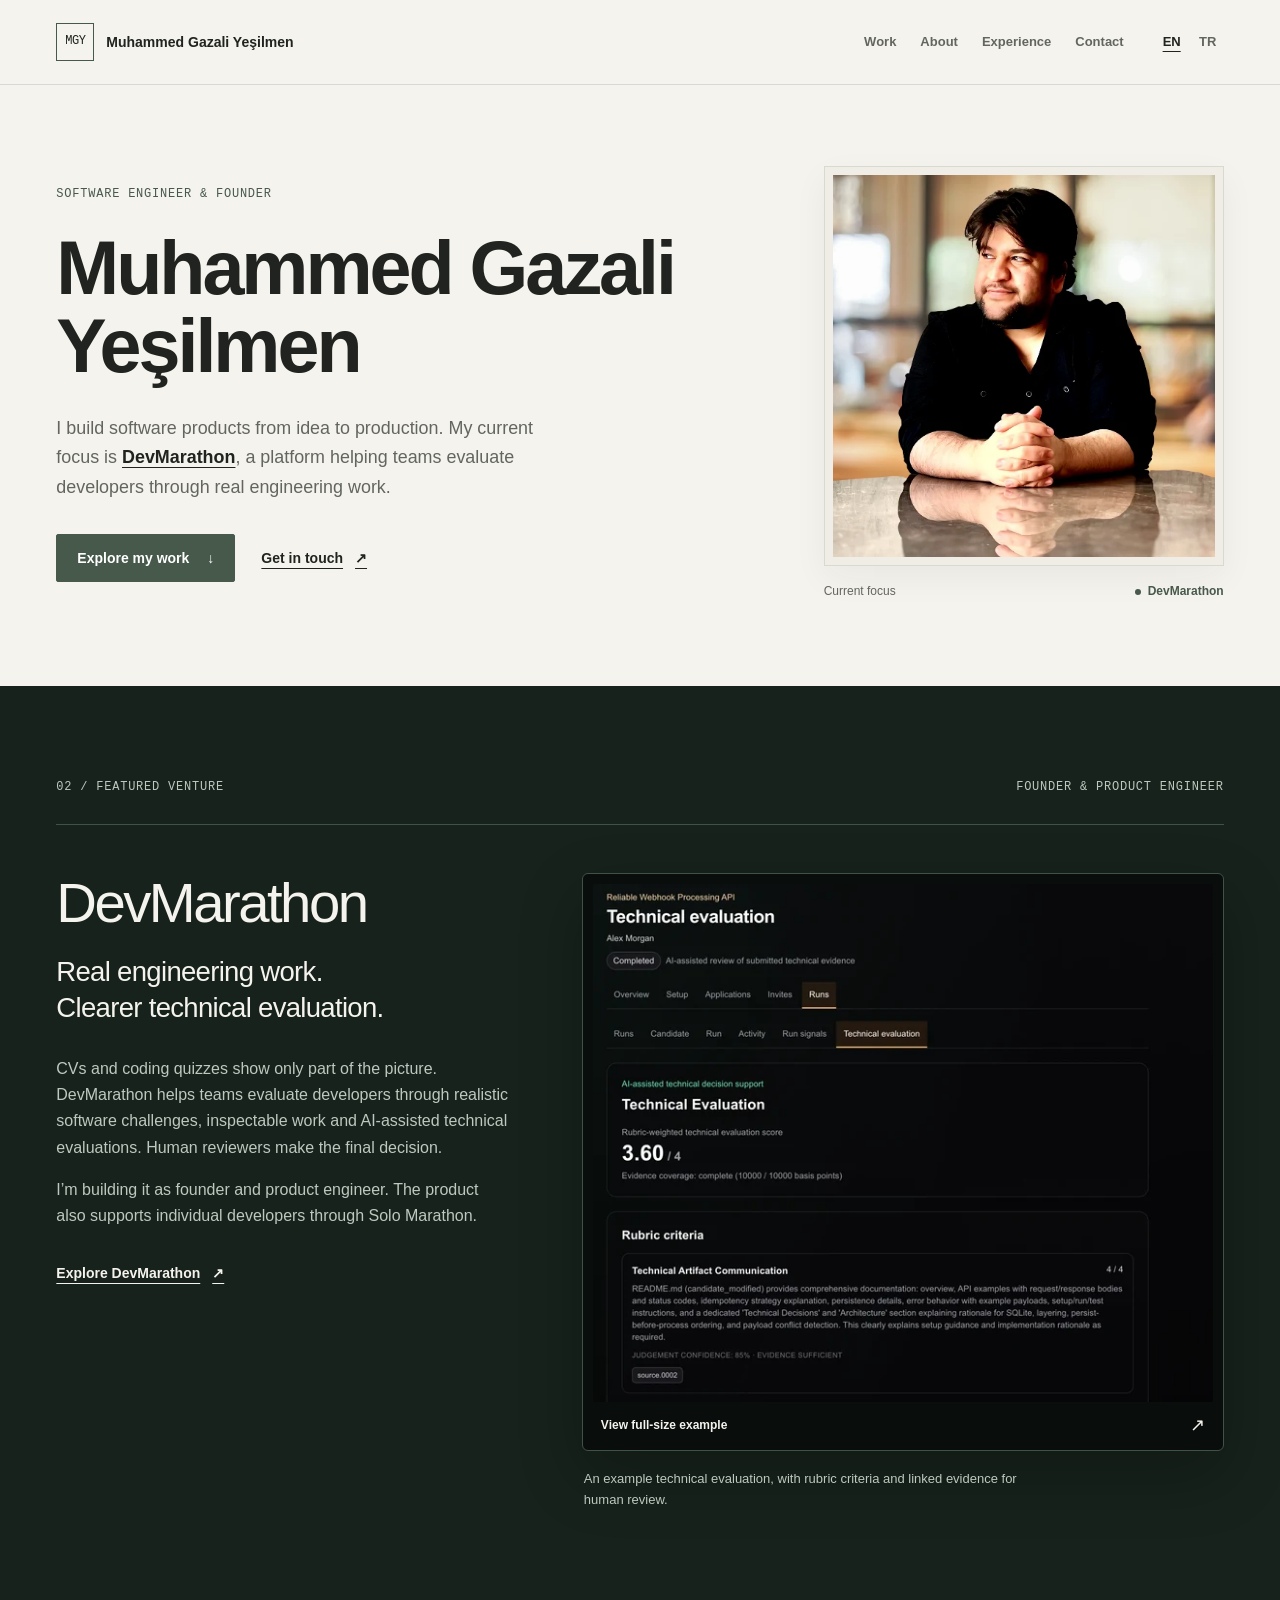
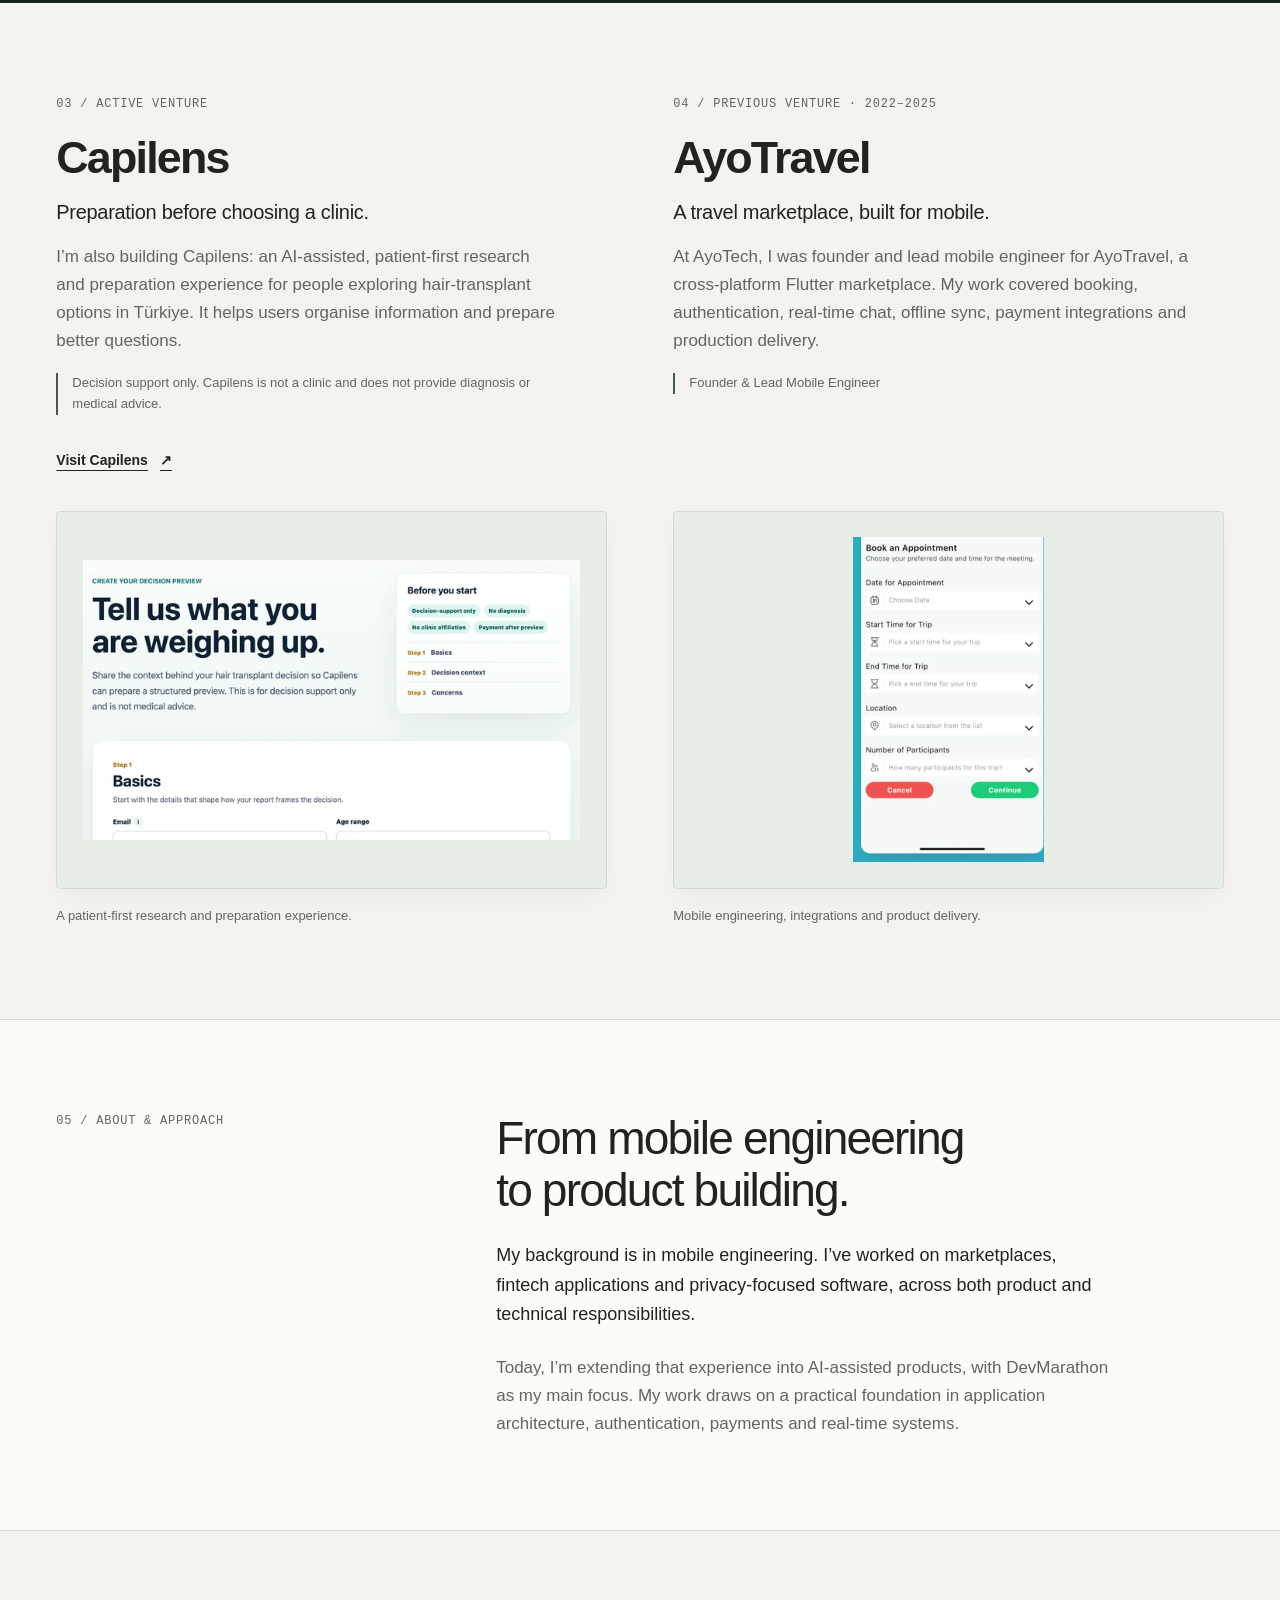
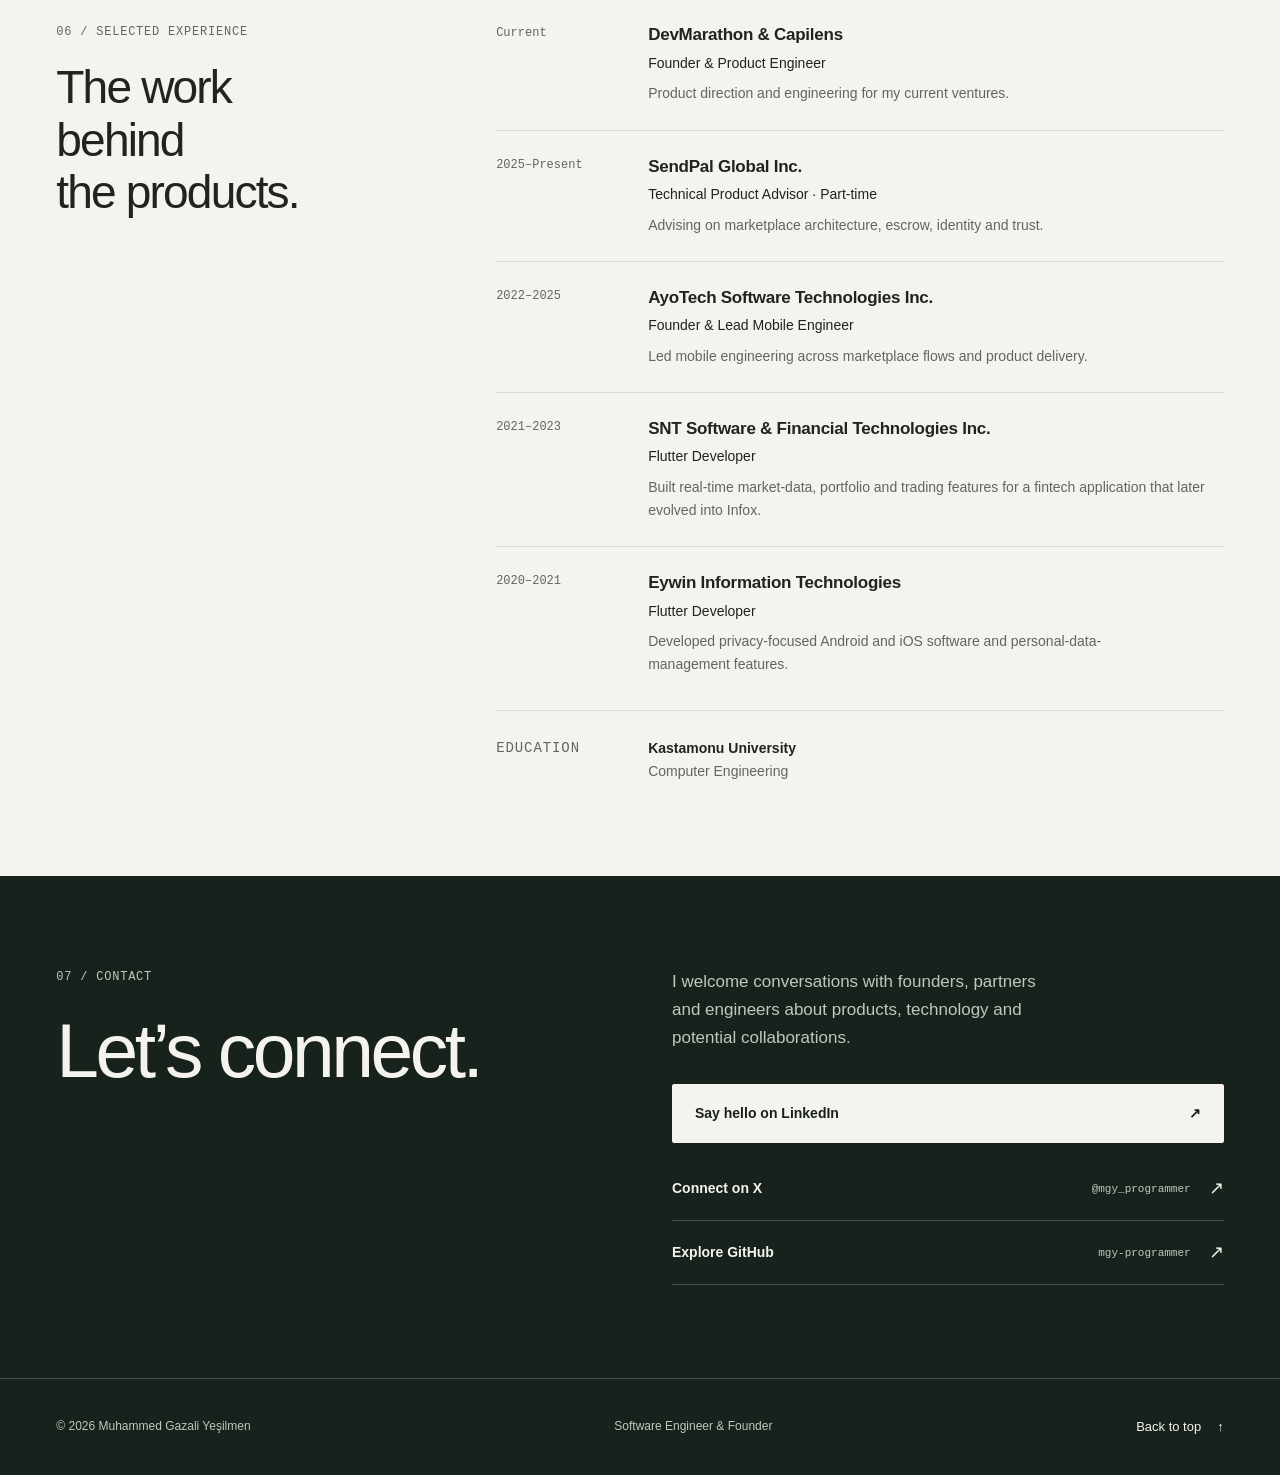
<file: index.html>
<!doctype html>
<html lang="en">
<head>
  <meta charset="utf-8">
  <meta name="viewport" content="width=device-width, initial-scale=1">
  <title>Muhammed Gazali Yeşilmen — Software Engineer &amp; Founder</title>
  <meta name="description" content="Muhammed Gazali Yeşilmen is a software engineer and founder building DevMarathon, with a background in mobile engineering and shipping software products.">
  <link rel="canonical" href="https://muhammedyesilmen.com/">
  <link rel="alternate" hreflang="en" href="https://muhammedyesilmen.com/">
  <link rel="alternate" hreflang="tr" href="https://muhammedyesilmen.com/tr/">
  <link rel="alternate" hreflang="x-default" href="https://muhammedyesilmen.com/">
  <meta property="og:type" content="profile">
  <meta property="og:locale" content="en_GB">
  <meta property="og:locale:alternate" content="tr_TR">
  <meta property="og:site_name" content="Muhammed Gazali Yeşilmen">
  <meta property="og:title" content="Muhammed Gazali Yeşilmen — Software Engineer &amp; Founder">
  <meta property="og:description" content="Muhammed Gazali Yeşilmen is a software engineer and founder building DevMarathon, with a background in mobile engineering and shipping software products.">
  <meta property="og:url" content="https://muhammedyesilmen.com/">
  <meta property="og:image" content="https://muhammedyesilmen.com/assets/images/social-preview.png">
  <meta property="og:image:width" content="1200">
  <meta property="og:image:height" content="630">
  <meta property="og:image:alt" content="Muhammed Gazali Yeşilmen — Software Engineer &amp; Founder. Currently building DevMarathon.">
  <meta name="twitter:card" content="summary_large_image">
  <meta name="twitter:title" content="Muhammed Gazali Yeşilmen — Software Engineer &amp; Founder">
  <meta name="twitter:description" content="Muhammed Gazali Yeşilmen is a software engineer and founder building DevMarathon, with a background in mobile engineering and shipping software products.">
  <meta name="twitter:image" content="https://muhammedyesilmen.com/assets/images/social-preview.png">
  <meta name="twitter:image:alt" content="Muhammed Gazali Yeşilmen — Software Engineer &amp; Founder. Currently building DevMarathon.">
  <meta name="theme-color" content="#f5f3ed">
  <link rel="icon" href="assets/images/favicon.svg" type="image/svg+xml">
  <link rel="stylesheet" href="assets/css/styles.css?v=20261025-7">
  <script type="application/ld+json">
{
  "@context": "https://schema.org",
  "@graph": [
    {
      "@type": "Person",
      "@id": "https://muhammedyesilmen.com/#person",
      "name": "Muhammed Gazali Yeşilmen",
      "url": "https://muhammedyesilmen.com/",
      "image": "https://muhammedyesilmen.com/assets/images/founder-portrait-1000.webp",
      "jobTitle": "Software Engineer & Founder",
      "sameAs": [
        "https://www.linkedin.com/in/muhammedyesilmen/",
        "https://x.com/mgy_programmer",
        "https://github.com/mgy-programmer"
      ],
      "alumniOf": {
        "@type": "CollegeOrUniversity",
        "name": "Kastamonu University"
      },
      "knowsAbout": [
        "Mobile engineering",
        "Product engineering",
        "Flutter",
        "Marketplaces",
        "Payment integrations",
        "Realtime systems",
        "AI-assisted product development"
      ]
    },
    {
      "@type": "WebSite",
      "@id": "https://muhammedyesilmen.com/#website",
      "name": "Muhammed Gazali Yeşilmen",
      "url": "https://muhammedyesilmen.com/",
      "inLanguage": [
        "en",
        "tr"
      ],
      "publisher": {
        "@id": "https://muhammedyesilmen.com/#person"
      }
    },
    {
      "@type": "ProfilePage",
      "@id": "https://muhammedyesilmen.com/#profilepage",
      "url": "https://muhammedyesilmen.com/",
      "name": "Muhammed Gazali Yeşilmen — Software Engineer & Founder",
      "description": "Muhammed Gazali Yeşilmen is a software engineer and founder building DevMarathon, with a background in mobile engineering and shipping software products.",
      "inLanguage": "en",
      "isPartOf": {
        "@id": "https://muhammedyesilmen.com/#website"
      },
      "mainEntity": {
        "@id": "https://muhammedyesilmen.com/#person"
      }
    }
  ]
}
  </script>
  <script src="assets/js/site.js?v=20261025-3" defer></script>
</head>
<body>
  <a class="skip-link" href="#main">Skip to main content</a>

  <header class="site-header" data-site-header>
    <div class="shell header-inner">
      <a class="brand" href="#top" aria-label="Muhammed Gazali Yeşilmen, home">
        <span class="brand-mark" aria-hidden="true">MGY</span>
        <span class="brand-name">Muhammed Gazali Yeşilmen</span>
      </a>
      <div class="header-navigation">
        <nav class="primary-nav" aria-label="Primary navigation">
            <a href="#work">Work</a>
            <a href="#about">About</a>
            <a href="#experience">Experience</a>
            <a href="#contact">Contact</a>
        </nav>
        <nav class="language-switch" aria-label="Language selection"><a href="/" data-locale-path="/" lang="en" hreflang="en" aria-current="page">EN</a><a href="/tr/" data-locale-path="/tr/" lang="tr" hreflang="tr">TR</a></nav>
      </div>
      <button class="menu-toggle" type="button" data-menu-open aria-haspopup="dialog" aria-controls="mobile-menu" aria-expanded="false" hidden>
        Menu<svg viewBox="0 0 22 16" fill="none" aria-hidden="true"><path d="M1 4h20M1 12h20" stroke="currentColor" stroke-width="1.5"/></svg>
      </button>
    </div>
  </header>

  <dialog class="menu-dialog" id="mobile-menu" data-menu aria-labelledby="menu-title">
    <div class="menu-panel">
      <div class="menu-head">
        <h2 id="menu-title">Navigation</h2>
        <button class="menu-close" type="button" data-menu-close autofocus>Close <span aria-hidden="true">×</span></button>
      </div>
      <nav class="mobile-nav" aria-label="Mobile navigation">
          <a href="#work"><span aria-hidden="true">01</span>Work</a>
          <a href="#about"><span aria-hidden="true">02</span>About</a>
          <a href="#experience"><span aria-hidden="true">03</span>Experience</a>
          <a href="#contact"><span aria-hidden="true">04</span>Contact</a>
      </nav>
      <nav class="language-switch" aria-label="Language selection"><a href="/" data-locale-path="/" lang="en" hreflang="en" aria-current="page">English</a><a href="/tr/" data-locale-path="/tr/" lang="tr" hreflang="tr">Türkçe</a></nav>
    </div>
  </dialog>

  <main id="main" tabindex="-1">
    <section class="hero" id="top" aria-labelledby="hero-title" tabindex="-1">
      <div class="shell hero-grid">
        <div class="hero-copy">
          <p class="eyebrow">Software Engineer & Founder</p>
          <h1 id="hero-title"><span>Muhammed Gazali</span> <span>Yeşilmen</span></h1>
          <p class="hero-intro">I build software products from idea to production. My current focus is <a href="#work">DevMarathon</a>, a platform helping teams evaluate developers through real engineering work.</p>
          <div class="actions">
            <a class="button" href="#work">Explore my work <span aria-hidden="true">↓</span></a>
            <a class="text-link" href="#contact">Get in touch <span aria-hidden="true">↗</span></a>
          </div>
        </div>
        <figure class="portrait">
          <picture>
            <source type="image/webp" srcset="assets/images/founder-portrait-520.webp 520w, assets/images/founder-portrait-760.webp 760w, assets/images/founder-portrait-1000.webp 1000w" sizes="(max-width: 380px) 140px, (max-width: 620px) 160px, (max-width: 860px) 36vw, 400px">
            <img src="assets/images/founder-portrait-520.jpg" srcset="assets/images/founder-portrait-520.jpg 520w, assets/images/founder-portrait-760.jpg 760w, assets/images/founder-portrait-1000.jpg 1000w" sizes="(max-width: 380px) 140px, (max-width: 620px) 160px, (max-width: 860px) 36vw, 400px" width="520" height="520" alt="Portrait of Muhammed Gazali Yeşilmen." loading="eager" fetchpriority="high" decoding="async">
          </picture>
          <figcaption><span>Current focus</span><strong><span class="caption-mark" aria-hidden="true"></span>DevMarathon</strong></figcaption>
        </figure>
      </div>
    </section>

    <section class="section feature" id="work" aria-labelledby="devmarathon-title" tabindex="-1">
      <div class="shell">
        <div class="feature-topline"><p class="eyebrow">02 / Featured venture</p><p class="eyebrow">Founder & Product Engineer</p></div>
        <div class="feature-grid">
          <div class="feature-heading"><h2 id="devmarathon-title">DevMarathon</h2><p class="feature-deck">Real engineering work. Clearer technical evaluation.</p></div>
          <figure class="product-figure">
            <a class="product-panel" href="assets/images/devmarathon-evaluation-1920.webp" target="_blank" rel="noopener noreferrer" aria-label="Open the DevMarathon evaluation example at full size (opens in a new tab)">
              <picture>
                <source type="image/webp" srcset="assets/images/devmarathon-evaluation-640.webp 640w, assets/images/devmarathon-evaluation-1280.webp 1280w, assets/images/devmarathon-evaluation-1920.webp 1920w" sizes="(max-width: 620px) calc(100vw - 58px), (max-width: 834px) calc(91.2vw - 22px), (max-width: 980px) 738px, (max-width: 1320px) 50vw, 635px">
                <img src="assets/images/devmarathon-evaluation-1280.jpg" width="1920" height="1606" alt="DevMarathon technical evaluation example with a rubric-weighted score, rubric criteria and linked evidence." loading="lazy" decoding="async">
              </picture>
              <span class="product-image-hint" aria-hidden="true">View full-size example <span>↗</span></span>
            </a>
            <figcaption>An example technical evaluation, with rubric criteria and linked evidence for human review.</figcaption>
          </figure>
          <div class="feature-copy">
            <p>CVs and coding quizzes show only part of the picture. DevMarathon helps teams evaluate developers through realistic software challenges, inspectable work and AI-assisted technical evaluations. Human reviewers make the final decision.</p>
            <p>I’m building it as founder and product engineer. The product also supports individual developers through Solo Marathon.</p>
            <a class="text-link" href="https://www.devmarathon.com/" target="_blank" rel="noopener noreferrer">Explore DevMarathon <span aria-hidden="true">↗</span></a>
          </div>
        </div>
      </div>
    </section>

    <div class="shell other-work">
      <section class="venture" id="capilens" aria-labelledby="capilens-title" tabindex="-1">
        <p class="eyebrow">03 / Active venture</p>
        <h2 id="capilens-title">Capilens</h2>
        <p class="venture-deck">Preparation before choosing a clinic.</p>
        <p class="venture-description">I’m also building Capilens: an AI-assisted, patient-first research and preparation experience for people exploring hair-transplant options in Türkiye. It helps users organise information and prepare better questions.</p>
        <p class="venture-note">Decision support only. Capilens is not a clinic and does not provide diagnosis or medical advice.</p>
        <a class="text-link" href="https://capilens.com/" target="_blank" rel="noopener noreferrer">Visit Capilens <span aria-hidden="true">↗</span></a>
        <figure class="venture-media">
            <picture>
              <source type="image/webp" srcset="assets/images/capilens-assessment-640.webp 640w, assets/images/capilens-assessment-1280.webp 1280w" sizes="(max-width: 620px) 82vw, (max-width: 1320px) 39vw, 508px">
              <img src="assets/images/capilens-assessment-640.jpg" srcset="assets/images/capilens-assessment-640.jpg 640w, assets/images/capilens-assessment-1280.jpg 1280w" sizes="(max-width: 620px) 82vw, (max-width: 1320px) 39vw, 508px" width="640" height="360" alt="Capilens decision-preview screen with preparation steps, information boundaries and the beginning of an assessment." loading="lazy" decoding="async">
            </picture>
        </figure>
        <p class="venture-footnote">A patient-first research and preparation experience.</p>
      </section>

      <section class="venture" id="ayotravel" aria-labelledby="ayotravel-title" tabindex="-1">
        <p class="eyebrow">04 / Previous venture · 2022–2025</p>
        <h2 id="ayotravel-title">AyoTravel</h2>
        <p class="venture-deck">A travel marketplace, built for mobile.</p>
        <p class="venture-description">At AyoTech, I was founder and lead mobile engineer for AyoTravel, a cross-platform Flutter marketplace. My work covered booking, authentication, real-time chat, offline sync, payment integrations and production delivery.</p>
        <p class="venture-note">Founder & Lead Mobile Engineer</p>
        <figure class="venture-media venture-media--ayo">
            <picture>
              <source type="image/webp" srcset="assets/images/ayotravel-mobile-640.webp 640w, assets/images/ayotravel-mobile-1280.webp 1280w" sizes="(max-width: 620px) 38vw, (max-width: 1320px) 15vw, 195px">
              <img src="assets/images/ayotravel-mobile-640.jpg" srcset="assets/images/ayotravel-mobile-640.jpg 640w, assets/images/ayotravel-mobile-1280.jpg 1280w" sizes="(max-width: 620px) 38vw, (max-width: 1320px) 15vw, 195px" width="640" height="1089" alt="An appointment-booking screen from the AyoTravel mobile application, with date, time, location and participant fields." loading="lazy" decoding="async">
            </picture>
        </figure>
        <p class="venture-footnote">Mobile engineering, integrations and product delivery.</p>
      </section>
    </div>

    <section class="section about" id="about" aria-labelledby="about-title" tabindex="-1">
      <div class="shell editorial-grid">
        <p class="eyebrow">05 / About & approach</p>
        <div class="about-copy">
          <h2 class="section-heading" id="about-title">From mobile engineering to product building.</h2>
          <p class="lead">My background is in mobile engineering. I’ve worked on marketplaces, fintech applications and privacy-focused software, across both product and technical responsibilities.</p>
          <p>Today, I’m extending that experience into AI-assisted products, with DevMarathon as my main focus. My work draws on a practical foundation in application architecture, authentication, payments and real-time systems.</p>
        </div>
      </div>
    </section>

    <section class="section experience" id="experience" aria-labelledby="experience-title" tabindex="-1">
      <div class="shell editorial-grid">
        <div><p class="eyebrow">06 / Selected experience</p><h2 class="section-heading" id="experience-title">The work behind the products.</h2></div>
        <div>
          <ol class="timeline">
          <li>
            <span class="timeline-period">Current</span>
            <div><h3>DevMarathon &amp; Capilens</h3><p class="role">Founder &amp; Product Engineer</p><p class="responsibility">Product direction and engineering for my current ventures.</p></div>
          </li>
          <li>
            <time datetime="2025-09">2025–Present</time>
            <div><h3>SendPal Global Inc.</h3><p class="role">Technical Product Advisor · Part-time</p><p class="responsibility">Advising on marketplace architecture, escrow, identity and trust.</p></div>
          </li>
          <li>
            <time datetime="2022-09">2022–2025</time>
            <div><h3>AyoTech Software Technologies Inc.</h3><p class="role">Founder &amp; Lead Mobile Engineer</p><p class="responsibility">Led mobile engineering across marketplace flows and product delivery.</p></div>
          </li>
          <li>
            <time datetime="2021-11">2021–2023</time>
            <div><h3>SNT Software &amp; Financial Technologies Inc.</h3><p class="role">Flutter Developer</p><p class="responsibility">Built real-time market-data, portfolio and trading features for a fintech application that later evolved into Infox.</p></div>
          </li>
          <li>
            <time datetime="2020-07">2020–2021</time>
            <div><h3>Eywin Information Technologies</h3><p class="role">Flutter Developer</p><p class="responsibility">Developed privacy-focused Android and iOS software and personal-data-management features.</p></div>
          </li>
          </ol>
          <div class="education"><p class="eyebrow">Education</p><p><strong>Kastamonu University</strong><br><span>Computer Engineering</span></p></div>
        </div>
      </div>
    </section>

    <section class="section contact" id="contact" aria-labelledby="contact-title" tabindex="-1">
      <div class="shell contact-grid">
        <div><p class="eyebrow">07 / Contact</p><h2 id="contact-title">Let’s connect.</h2></div>
        <div class="contact-copy">
          <p>I welcome conversations with founders, partners and engineers about products, technology and potential collaborations.</p>
          <div class="contact-channels">
            <a class="button contact-primary" href="https://www.linkedin.com/in/muhammedyesilmen/" target="_blank" rel="noopener noreferrer">Say hello on LinkedIn <span aria-hidden="true">↗</span></a>
            <a class="contact-link" href="https://x.com/mgy_programmer" target="_blank" rel="noopener noreferrer"><span>Connect on X</span><span class="contact-handle">@mgy_programmer</span><span aria-hidden="true">↗</span></a>
            <a class="contact-link" href="https://github.com/mgy-programmer" target="_blank" rel="noopener noreferrer"><span>Explore GitHub</span><span class="contact-handle">mgy-programmer</span><span aria-hidden="true">↗</span></a>
          </div>
        </div>
      </div>
    </section>
  </main>

  <footer class="site-footer">
    <div class="shell footer-inner">
      <p>© 2026 Muhammed Gazali Yeşilmen</p>
      <p>Software Engineer & Founder</p>
      <a href="#top">Back to top <span aria-hidden="true">↑</span></a>
    </div>
  </footer>
</body>
</html>
</file>
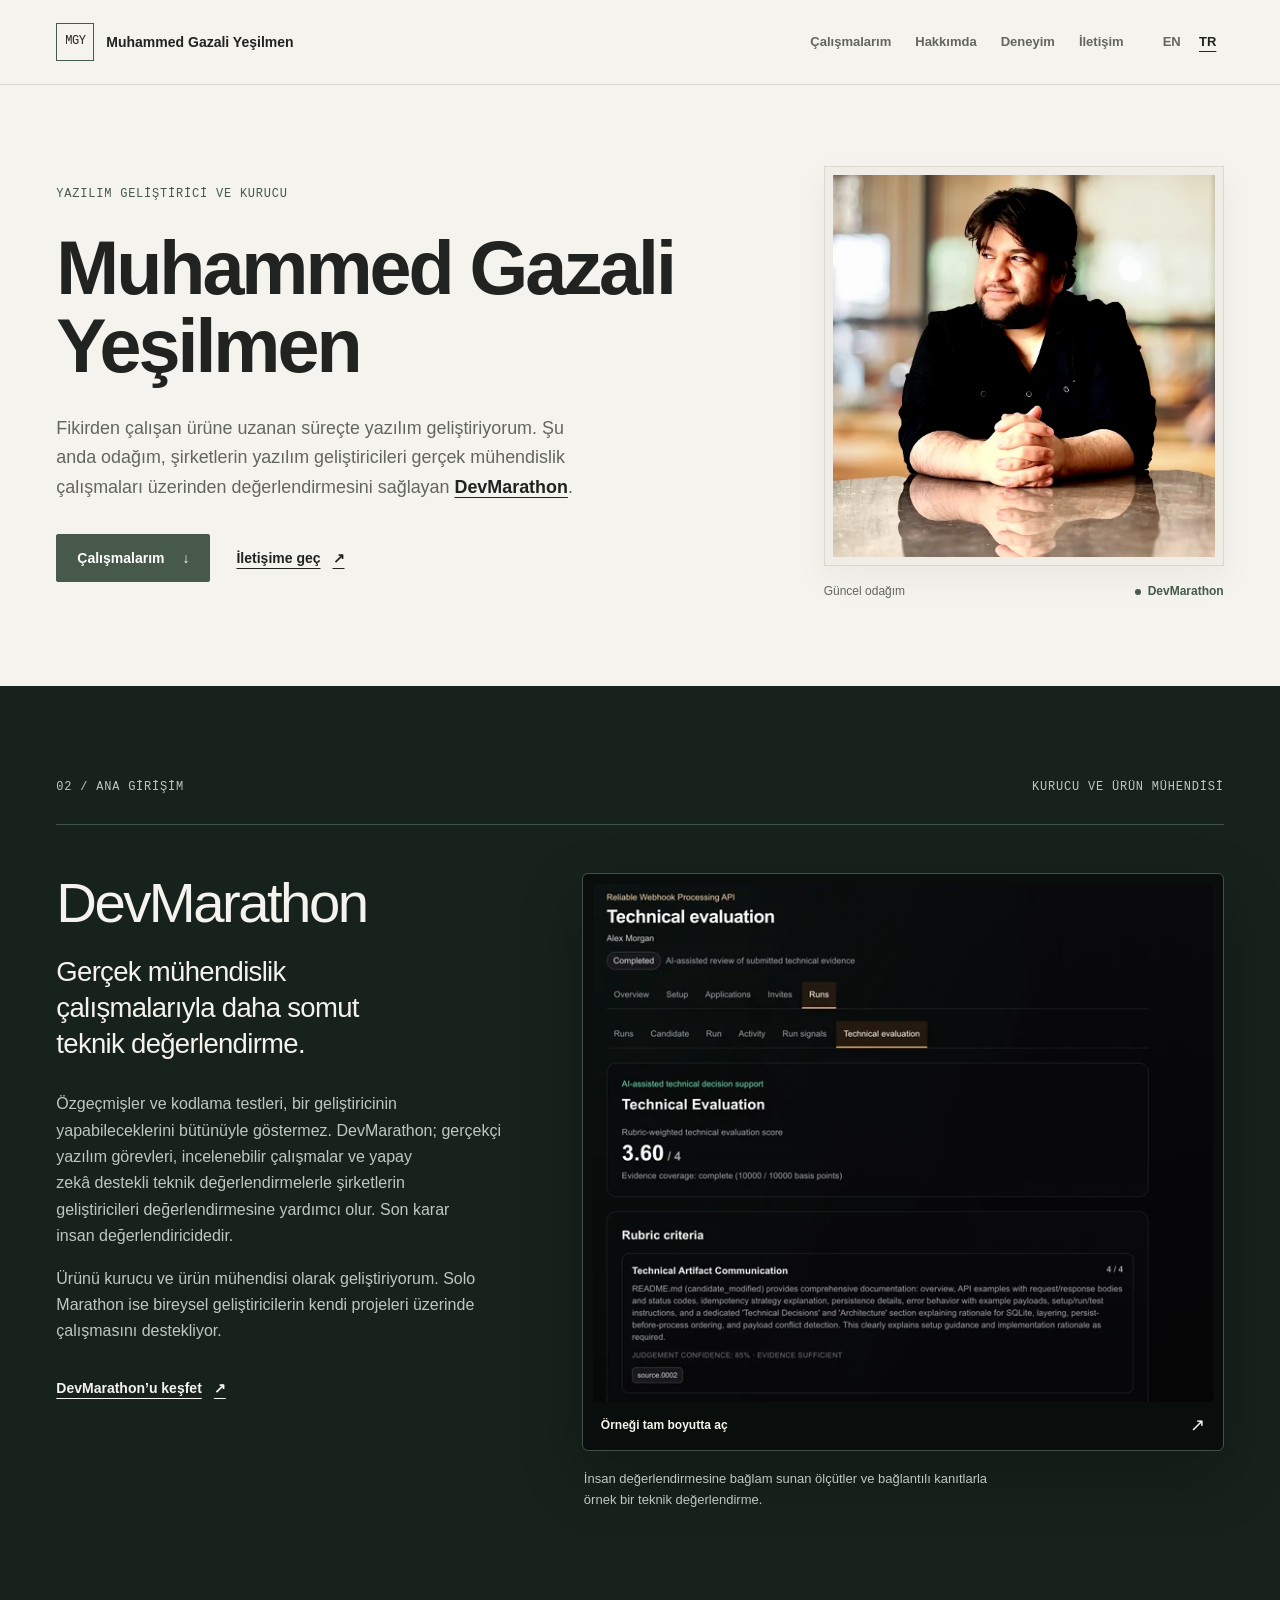
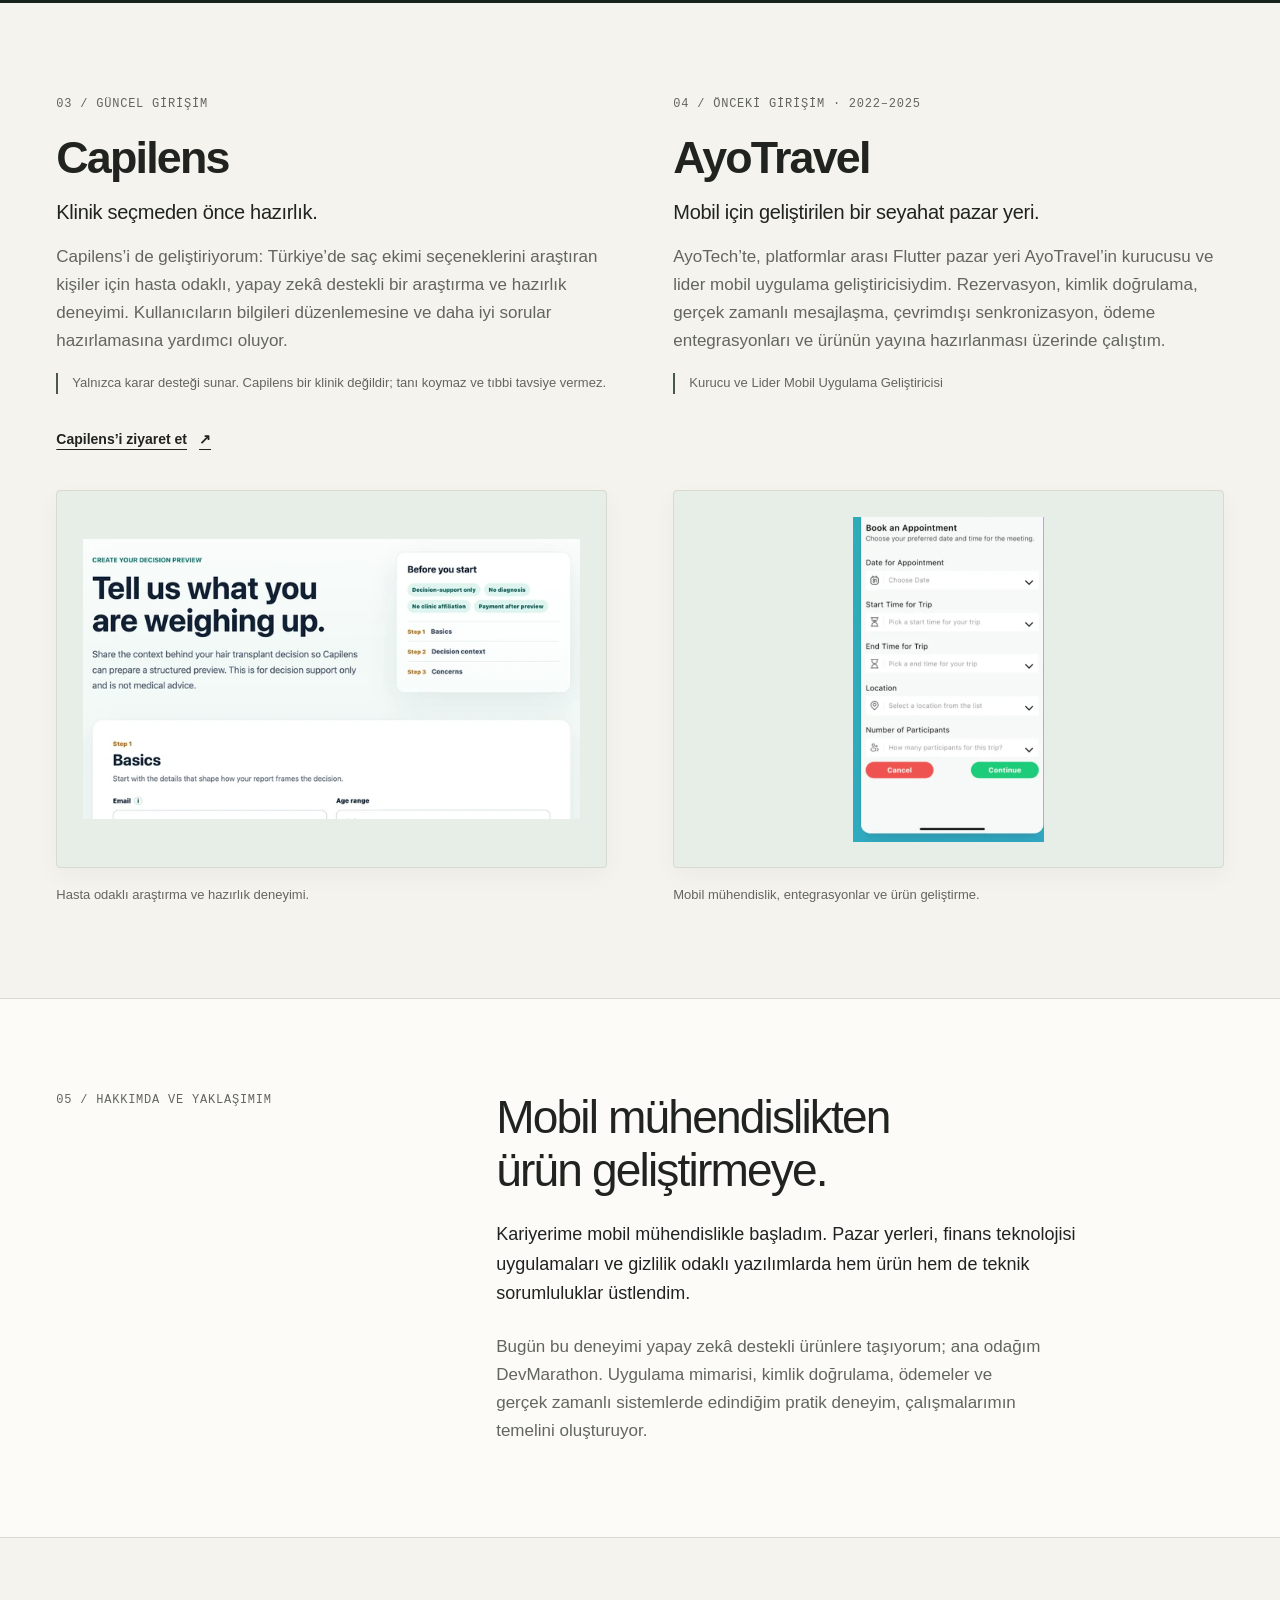
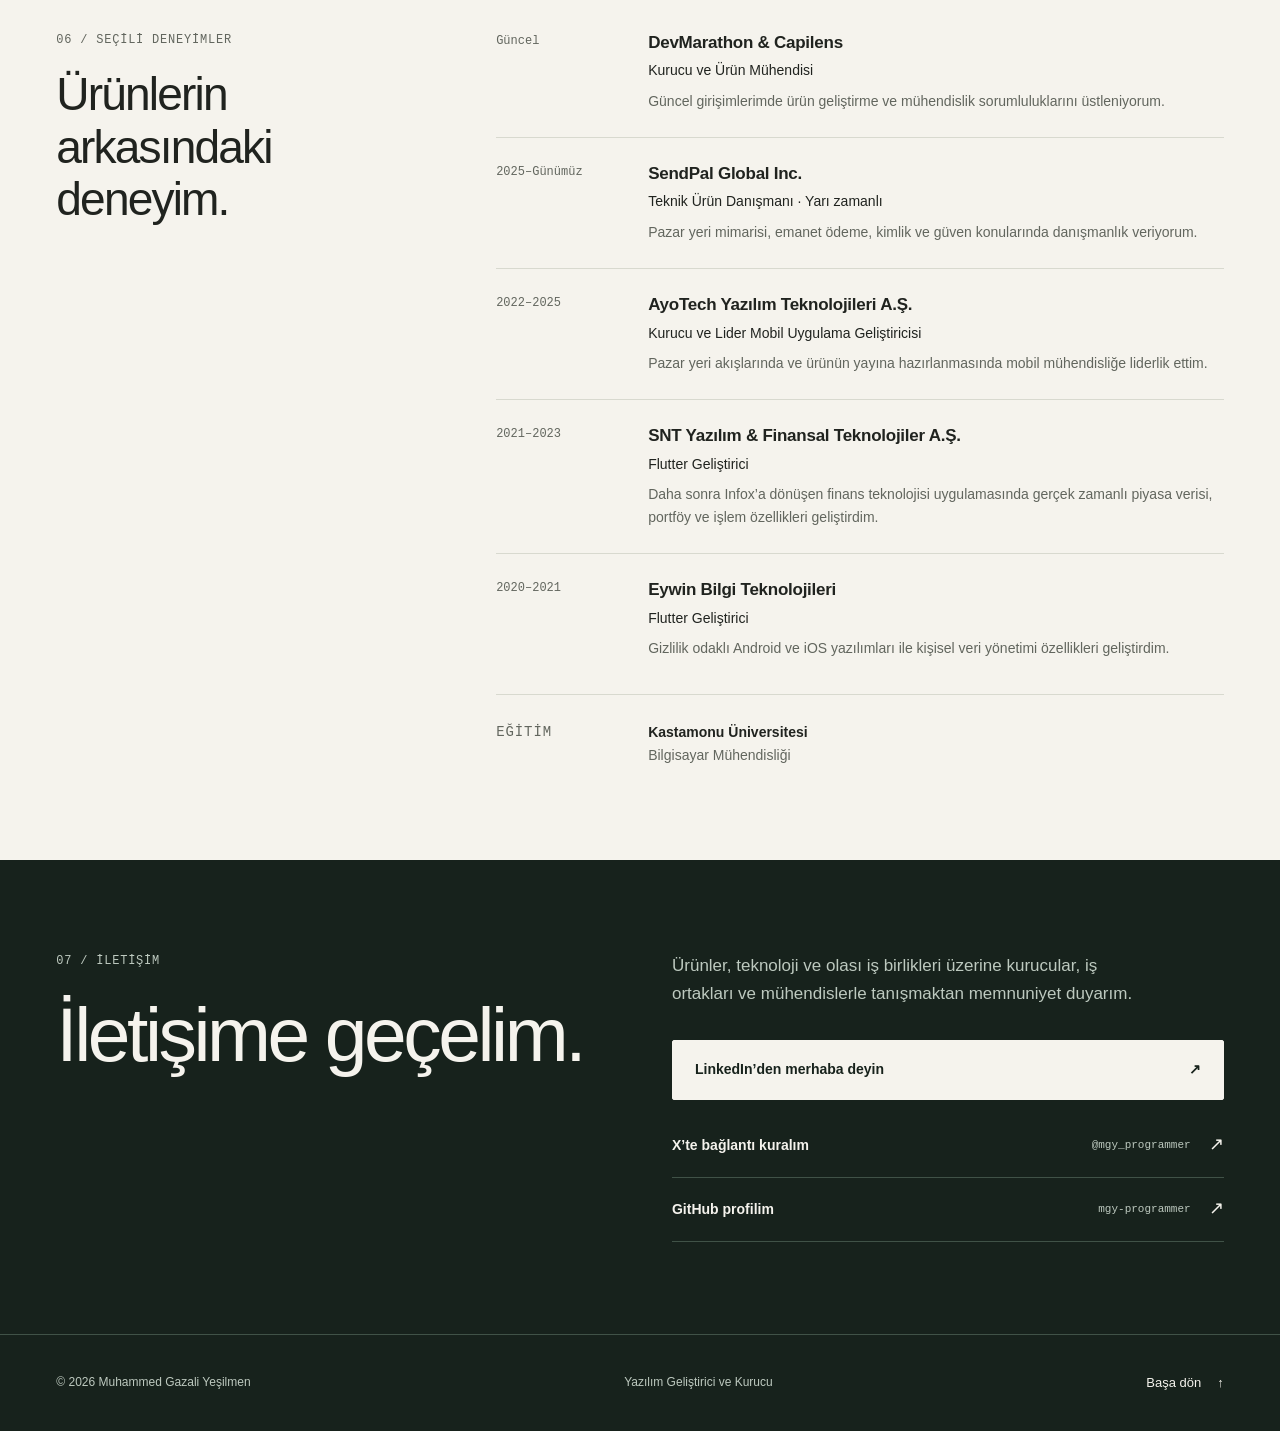
<file: tr/index.html>
<!doctype html>
<html lang="tr">
<head>
  <meta charset="utf-8">
  <meta name="viewport" content="width=device-width, initial-scale=1">
  <title>Muhammed Gazali Yeşilmen — Yazılım Geliştirici ve Kurucu</title>
  <meta name="description" content="Muhammed Gazali Yeşilmen; mobil mühendislik ve ürün geliştirme deneyimiyle DevMarathon’u geliştiren yazılım geliştirici ve kurucu.">
  <link rel="canonical" href="https://muhammedyesilmen.com/tr/">
  <link rel="alternate" hreflang="en" href="https://muhammedyesilmen.com/">
  <link rel="alternate" hreflang="tr" href="https://muhammedyesilmen.com/tr/">
  <link rel="alternate" hreflang="x-default" href="https://muhammedyesilmen.com/">
  <meta property="og:type" content="profile">
  <meta property="og:locale" content="tr_TR">
  <meta property="og:locale:alternate" content="en_GB">
  <meta property="og:site_name" content="Muhammed Gazali Yeşilmen">
  <meta property="og:title" content="Muhammed Gazali Yeşilmen — Yazılım Geliştirici ve Kurucu">
  <meta property="og:description" content="Muhammed Gazali Yeşilmen; mobil mühendislik ve ürün geliştirme deneyimiyle DevMarathon’u geliştiren yazılım geliştirici ve kurucu.">
  <meta property="og:url" content="https://muhammedyesilmen.com/tr/">
  <meta property="og:image" content="https://muhammedyesilmen.com/assets/images/social-preview-tr.png">
  <meta property="og:image:width" content="1200">
  <meta property="og:image:height" content="630">
  <meta property="og:image:alt" content="Muhammed Gazali Yeşilmen — Yazılım Geliştirici ve Kurucu. Güncel odağım DevMarathon.">
  <meta name="twitter:card" content="summary_large_image">
  <meta name="twitter:title" content="Muhammed Gazali Yeşilmen — Yazılım Geliştirici ve Kurucu">
  <meta name="twitter:description" content="Muhammed Gazali Yeşilmen; mobil mühendislik ve ürün geliştirme deneyimiyle DevMarathon’u geliştiren yazılım geliştirici ve kurucu.">
  <meta name="twitter:image" content="https://muhammedyesilmen.com/assets/images/social-preview-tr.png">
  <meta name="twitter:image:alt" content="Muhammed Gazali Yeşilmen — Yazılım Geliştirici ve Kurucu. Güncel odağım DevMarathon.">
  <meta name="theme-color" content="#f5f3ed">
  <link rel="icon" href="../assets/images/favicon.svg" type="image/svg+xml">
  <link rel="stylesheet" href="../assets/css/styles.css?v=20261025-7">
  <script type="application/ld+json">
{
  "@context": "https://schema.org",
  "@graph": [
    {
      "@type": "Person",
      "@id": "https://muhammedyesilmen.com/#person",
      "name": "Muhammed Gazali Yeşilmen",
      "url": "https://muhammedyesilmen.com/",
      "image": "https://muhammedyesilmen.com/assets/images/founder-portrait-1000.webp",
      "jobTitle": "Software Engineer & Founder",
      "sameAs": [
        "https://www.linkedin.com/in/muhammedyesilmen/",
        "https://x.com/mgy_programmer",
        "https://github.com/mgy-programmer"
      ],
      "alumniOf": {
        "@type": "CollegeOrUniversity",
        "name": "Kastamonu University"
      },
      "knowsAbout": [
        "Mobile engineering",
        "Product engineering",
        "Flutter",
        "Marketplaces",
        "Payment integrations",
        "Realtime systems",
        "AI-assisted product development"
      ]
    },
    {
      "@type": "WebSite",
      "@id": "https://muhammedyesilmen.com/#website",
      "name": "Muhammed Gazali Yeşilmen",
      "url": "https://muhammedyesilmen.com/",
      "inLanguage": [
        "en",
        "tr"
      ],
      "publisher": {
        "@id": "https://muhammedyesilmen.com/#person"
      }
    },
    {
      "@type": "ProfilePage",
      "@id": "https://muhammedyesilmen.com/tr/#profilepage",
      "url": "https://muhammedyesilmen.com/tr/",
      "name": "Muhammed Gazali Yeşilmen — Yazılım Geliştirici ve Kurucu",
      "description": "Muhammed Gazali Yeşilmen; mobil mühendislik ve ürün geliştirme deneyimiyle DevMarathon’u geliştiren yazılım geliştirici ve kurucu.",
      "inLanguage": "tr",
      "isPartOf": {
        "@id": "https://muhammedyesilmen.com/#website"
      },
      "mainEntity": {
        "@id": "https://muhammedyesilmen.com/#person"
      }
    }
  ]
}
  </script>
  <script src="../assets/js/site.js?v=20261025-3" defer></script>
</head>
<body>
  <a class="skip-link" href="#main">Ana içeriğe geç</a>

  <header class="site-header" data-site-header>
    <div class="shell header-inner">
      <a class="brand" href="#top" aria-label="Muhammed Gazali Yeşilmen, ana sayfa">
        <span class="brand-mark" aria-hidden="true">MGY</span>
        <span class="brand-name">Muhammed Gazali Yeşilmen</span>
      </a>
      <div class="header-navigation">
        <nav class="primary-nav" aria-label="Ana gezinme">
            <a href="#work">Çalışmalarım</a>
            <a href="#about">Hakkımda</a>
            <a href="#experience">Deneyim</a>
            <a href="#contact">İletişim</a>
        </nav>
        <nav class="language-switch" aria-label="Dil seçimi"><a href="/" data-locale-path="/" lang="en" hreflang="en">EN</a><a href="/tr/" data-locale-path="/tr/" lang="tr" hreflang="tr" aria-current="page">TR</a></nav>
      </div>
      <button class="menu-toggle" type="button" data-menu-open aria-haspopup="dialog" aria-controls="mobile-menu" aria-expanded="false" hidden>
        Menü<svg viewBox="0 0 22 16" fill="none" aria-hidden="true"><path d="M1 4h20M1 12h20" stroke="currentColor" stroke-width="1.5"/></svg>
      </button>
    </div>
  </header>

  <dialog class="menu-dialog" id="mobile-menu" data-menu aria-labelledby="menu-title">
    <div class="menu-panel">
      <div class="menu-head">
        <h2 id="menu-title">Gezinme</h2>
        <button class="menu-close" type="button" data-menu-close autofocus>Kapat <span aria-hidden="true">×</span></button>
      </div>
      <nav class="mobile-nav" aria-label="Mobil gezinme">
          <a href="#work"><span aria-hidden="true">01</span>Çalışmalarım</a>
          <a href="#about"><span aria-hidden="true">02</span>Hakkımda</a>
          <a href="#experience"><span aria-hidden="true">03</span>Deneyim</a>
          <a href="#contact"><span aria-hidden="true">04</span>İletişim</a>
      </nav>
      <nav class="language-switch" aria-label="Dil seçimi"><a href="/" data-locale-path="/" lang="en" hreflang="en">English</a><a href="/tr/" data-locale-path="/tr/" lang="tr" hreflang="tr" aria-current="page">Türkçe</a></nav>
    </div>
  </dialog>

  <main id="main" tabindex="-1">
    <section class="hero" id="top" aria-labelledby="hero-title" tabindex="-1">
      <div class="shell hero-grid">
        <div class="hero-copy">
          <p class="eyebrow">Yazılım Geliştirici ve Kurucu</p>
          <h1 id="hero-title"><span>Muhammed Gazali</span> <span>Yeşilmen</span></h1>
          <p class="hero-intro">Fikirden çalışan ürüne uzanan süreçte yazılım geliştiriyorum. Şu anda odağım, şirketlerin yazılım geliştiricileri gerçek mühendislik çalışmaları üzerinden değerlendirmesini sağlayan <a href="#work">DevMarathon</a>.</p>
          <div class="actions">
            <a class="button" href="#work">Çalışmalarım <span aria-hidden="true">↓</span></a>
            <a class="text-link" href="#contact">İletişime geç <span aria-hidden="true">↗</span></a>
          </div>
        </div>
        <figure class="portrait">
          <picture>
            <source type="image/webp" srcset="../assets/images/founder-portrait-520.webp 520w, ../assets/images/founder-portrait-760.webp 760w, ../assets/images/founder-portrait-1000.webp 1000w" sizes="(max-width: 380px) 140px, (max-width: 620px) 160px, (max-width: 860px) 36vw, 400px">
            <img src="../assets/images/founder-portrait-520.jpg" srcset="../assets/images/founder-portrait-520.jpg 520w, ../assets/images/founder-portrait-760.jpg 760w, ../assets/images/founder-portrait-1000.jpg 1000w" sizes="(max-width: 380px) 140px, (max-width: 620px) 160px, (max-width: 860px) 36vw, 400px" width="520" height="520" alt="Muhammed Gazali Yeşilmen’in portresi." loading="eager" fetchpriority="high" decoding="async">
          </picture>
          <figcaption><span>Güncel odağım</span><strong><span class="caption-mark" aria-hidden="true"></span>DevMarathon</strong></figcaption>
        </figure>
      </div>
    </section>

    <section class="section feature" id="work" aria-labelledby="devmarathon-title" tabindex="-1">
      <div class="shell">
        <div class="feature-topline"><p class="eyebrow">02 / Ana girişim</p><p class="eyebrow">Kurucu ve Ürün Mühendisi</p></div>
        <div class="feature-grid">
          <div class="feature-heading"><h2 id="devmarathon-title">DevMarathon</h2><p class="feature-deck">Gerçek mühendislik çalışmalarıyla daha somut teknik değerlendirme.</p></div>
          <figure class="product-figure">
            <a class="product-panel" href="../assets/images/devmarathon-evaluation-1920.webp" target="_blank" rel="noopener noreferrer" aria-label="DevMarathon değerlendirme örneğini tam boyutta aç (yeni sekmede açılır)">
              <picture>
                <source type="image/webp" srcset="../assets/images/devmarathon-evaluation-640.webp 640w, ../assets/images/devmarathon-evaluation-1280.webp 1280w, ../assets/images/devmarathon-evaluation-1920.webp 1920w" sizes="(max-width: 620px) calc(100vw - 58px), (max-width: 834px) calc(91.2vw - 22px), (max-width: 980px) 738px, (max-width: 1320px) 50vw, 635px">
                <img src="../assets/images/devmarathon-evaluation-1280.jpg" width="1920" height="1606" alt="DevMarathon teknik değerlendirme örneğinde ölçütlere göre ağırlıklandırılmış puan, değerlendirme ölçütleri ve bağlantılı kanıtlar." loading="lazy" decoding="async">
              </picture>
              <span class="product-image-hint" aria-hidden="true">Örneği tam boyutta aç <span>↗</span></span>
            </a>
            <figcaption>İnsan değerlendirmesine bağlam sunan ölçütler ve bağlantılı kanıtlarla örnek bir teknik değerlendirme.</figcaption>
          </figure>
          <div class="feature-copy">
            <p>Özgeçmişler ve kodlama testleri, bir geliştiricinin yapabileceklerini bütünüyle göstermez. DevMarathon; gerçekçi yazılım görevleri, incelenebilir çalışmalar ve yapay zekâ destekli teknik değerlendirmelerle şirketlerin geliştiricileri değerlendirmesine yardımcı olur. Son karar insan değerlendiricidedir.</p>
            <p>Ürünü kurucu ve ürün mühendisi olarak geliştiriyorum. Solo Marathon ise bireysel geliştiricilerin kendi projeleri üzerinde çalışmasını destekliyor.</p>
            <a class="text-link" href="https://www.devmarathon.com/" target="_blank" rel="noopener noreferrer">DevMarathon’u keşfet <span aria-hidden="true">↗</span></a>
          </div>
        </div>
      </div>
    </section>

    <div class="shell other-work">
      <section class="venture" id="capilens" aria-labelledby="capilens-title" tabindex="-1">
        <p class="eyebrow">03 / Güncel girişim</p>
        <h2 id="capilens-title">Capilens</h2>
        <p class="venture-deck">Klinik seçmeden önce hazırlık.</p>
        <p class="venture-description">Capilens’i de geliştiriyorum: Türkiye’de saç ekimi seçeneklerini araştıran kişiler için hasta odaklı, yapay zekâ destekli bir araştırma ve hazırlık deneyimi. Kullanıcıların bilgileri düzenlemesine ve daha iyi sorular hazırlamasına yardımcı oluyor.</p>
        <p class="venture-note">Yalnızca karar desteği sunar. Capilens bir klinik değildir; tanı koymaz ve tıbbi tavsiye vermez.</p>
        <a class="text-link" href="https://capilens.com/" target="_blank" rel="noopener noreferrer">Capilens’i ziyaret et <span aria-hidden="true">↗</span></a>
        <figure class="venture-media">
            <picture>
              <source type="image/webp" srcset="../assets/images/capilens-assessment-640.webp 640w, ../assets/images/capilens-assessment-1280.webp 1280w" sizes="(max-width: 620px) 82vw, (max-width: 1320px) 39vw, 508px">
              <img src="../assets/images/capilens-assessment-640.jpg" srcset="../assets/images/capilens-assessment-640.jpg 640w, ../assets/images/capilens-assessment-1280.jpg 1280w" sizes="(max-width: 620px) 82vw, (max-width: 1320px) 39vw, 508px" width="640" height="360" alt="Capilens karar önizleme ekranında hazırlık adımları, bilgilendirme sınırları ve değerlendirmenin başlangıcı görülüyor." loading="lazy" decoding="async">
            </picture>
        </figure>
        <p class="venture-footnote">Hasta odaklı araştırma ve hazırlık deneyimi.</p>
      </section>

      <section class="venture" id="ayotravel" aria-labelledby="ayotravel-title" tabindex="-1">
        <p class="eyebrow">04 / Önceki girişim · 2022–2025</p>
        <h2 id="ayotravel-title">AyoTravel</h2>
        <p class="venture-deck">Mobil için geliştirilen bir seyahat pazar yeri.</p>
        <p class="venture-description">AyoTech’te, platformlar arası Flutter pazar yeri AyoTravel’in kurucusu ve lider mobil uygulama geliştiricisiydim. Rezervasyon, kimlik doğrulama, gerçek zamanlı mesajlaşma, çevrimdışı senkronizasyon, ödeme entegrasyonları ve ürünün yayına hazırlanması üzerinde çalıştım.</p>
        <p class="venture-note">Kurucu ve Lider Mobil Uygulama Geliştiricisi</p>
        <figure class="venture-media venture-media--ayo">
            <picture>
              <source type="image/webp" srcset="../assets/images/ayotravel-mobile-640.webp 640w, ../assets/images/ayotravel-mobile-1280.webp 1280w" sizes="(max-width: 620px) 38vw, (max-width: 1320px) 15vw, 195px">
              <img src="../assets/images/ayotravel-mobile-640.jpg" srcset="../assets/images/ayotravel-mobile-640.jpg 640w, ../assets/images/ayotravel-mobile-1280.jpg 1280w" sizes="(max-width: 620px) 38vw, (max-width: 1320px) 15vw, 195px" width="640" height="1089" alt="AyoTravel mobil uygulamasının tarih, saat, konum ve katılımcı alanları içeren randevu ekranı." loading="lazy" decoding="async">
            </picture>
        </figure>
        <p class="venture-footnote">Mobil mühendislik, entegrasyonlar ve ürün geliştirme.</p>
      </section>
    </div>

    <section class="section about" id="about" aria-labelledby="about-title" tabindex="-1">
      <div class="shell editorial-grid">
        <p class="eyebrow">05 / Hakkımda ve yaklaşımım</p>
        <div class="about-copy">
          <h2 class="section-heading" id="about-title">Mobil mühendislikten ürün geliştirmeye.</h2>
          <p class="lead">Kariyerime mobil mühendislikle başladım. Pazar yerleri, finans teknolojisi uygulamaları ve gizlilik odaklı yazılımlarda hem ürün hem de teknik sorumluluklar üstlendim.</p>
          <p>Bugün bu deneyimi yapay zekâ destekli ürünlere taşıyorum; ana odağım DevMarathon. Uygulama mimarisi, kimlik doğrulama, ödemeler ve gerçek zamanlı sistemlerde edindiğim pratik deneyim, çalışmalarımın temelini oluşturuyor.</p>
        </div>
      </div>
    </section>

    <section class="section experience" id="experience" aria-labelledby="experience-title" tabindex="-1">
      <div class="shell editorial-grid">
        <div><p class="eyebrow">06 / Seçili deneyimler</p><h2 class="section-heading" id="experience-title">Ürünlerin arkasındaki deneyim.</h2></div>
        <div>
          <ol class="timeline">
          <li>
            <span class="timeline-period">Güncel</span>
            <div><h3>DevMarathon &amp; Capilens</h3><p class="role">Kurucu ve Ürün Mühendisi</p><p class="responsibility">Güncel girişimlerimde ürün geliştirme ve mühendislik sorumluluklarını üstleniyorum.</p></div>
          </li>
          <li>
            <time datetime="2025-09">2025–Günümüz</time>
            <div><h3>SendPal Global Inc.</h3><p class="role">Teknik Ürün Danışmanı · Yarı zamanlı</p><p class="responsibility">Pazar yeri mimarisi, emanet ödeme, kimlik ve güven konularında danışmanlık veriyorum.</p></div>
          </li>
          <li>
            <time datetime="2022-09">2022–2025</time>
            <div><h3>AyoTech Yazılım Teknolojileri A.Ş.</h3><p class="role">Kurucu ve Lider Mobil Uygulama Geliştiricisi</p><p class="responsibility">Pazar yeri akışlarında ve ürünün yayına hazırlanmasında mobil mühendisliğe liderlik ettim.</p></div>
          </li>
          <li>
            <time datetime="2021-11">2021–2023</time>
            <div><h3>SNT Yazılım &amp; Finansal Teknolojiler A.Ş.</h3><p class="role">Flutter Geliştirici</p><p class="responsibility">Daha sonra Infox’a dönüşen finans teknolojisi uygulamasında gerçek zamanlı piyasa verisi, portföy ve işlem özellikleri geliştirdim.</p></div>
          </li>
          <li>
            <time datetime="2020-07">2020–2021</time>
            <div><h3>Eywin Bilgi Teknolojileri</h3><p class="role">Flutter Geliştirici</p><p class="responsibility">Gizlilik odaklı Android ve iOS yazılımları ile kişisel veri yönetimi özellikleri geliştirdim.</p></div>
          </li>
          </ol>
          <div class="education"><p class="eyebrow">Eğitim</p><p><strong>Kastamonu Üniversitesi</strong><br><span>Bilgisayar Mühendisliği</span></p></div>
        </div>
      </div>
    </section>

    <section class="section contact" id="contact" aria-labelledby="contact-title" tabindex="-1">
      <div class="shell contact-grid">
        <div><p class="eyebrow">07 / İletişim</p><h2 id="contact-title">İletişime geçelim.</h2></div>
        <div class="contact-copy">
          <p>Ürünler, teknoloji ve olası iş birlikleri üzerine kurucular, iş ortakları ve mühendislerle tanışmaktan memnuniyet duyarım.</p>
          <div class="contact-channels">
            <a class="button contact-primary" href="https://www.linkedin.com/in/muhammedyesilmen/" target="_blank" rel="noopener noreferrer">LinkedIn’den merhaba deyin <span aria-hidden="true">↗</span></a>
            <a class="contact-link" href="https://x.com/mgy_programmer" target="_blank" rel="noopener noreferrer"><span>X’te bağlantı kuralım</span><span class="contact-handle">@mgy_programmer</span><span aria-hidden="true">↗</span></a>
            <a class="contact-link" href="https://github.com/mgy-programmer" target="_blank" rel="noopener noreferrer"><span>GitHub profilim</span><span class="contact-handle">mgy-programmer</span><span aria-hidden="true">↗</span></a>
          </div>
        </div>
      </div>
    </section>
  </main>

  <footer class="site-footer">
    <div class="shell footer-inner">
      <p>© 2026 Muhammed Gazali Yeşilmen</p>
      <p>Yazılım Geliştirici ve Kurucu</p>
      <a href="#top">Başa dön <span aria-hidden="true">↑</span></a>
    </div>
  </footer>
</body>
</html>
</file>
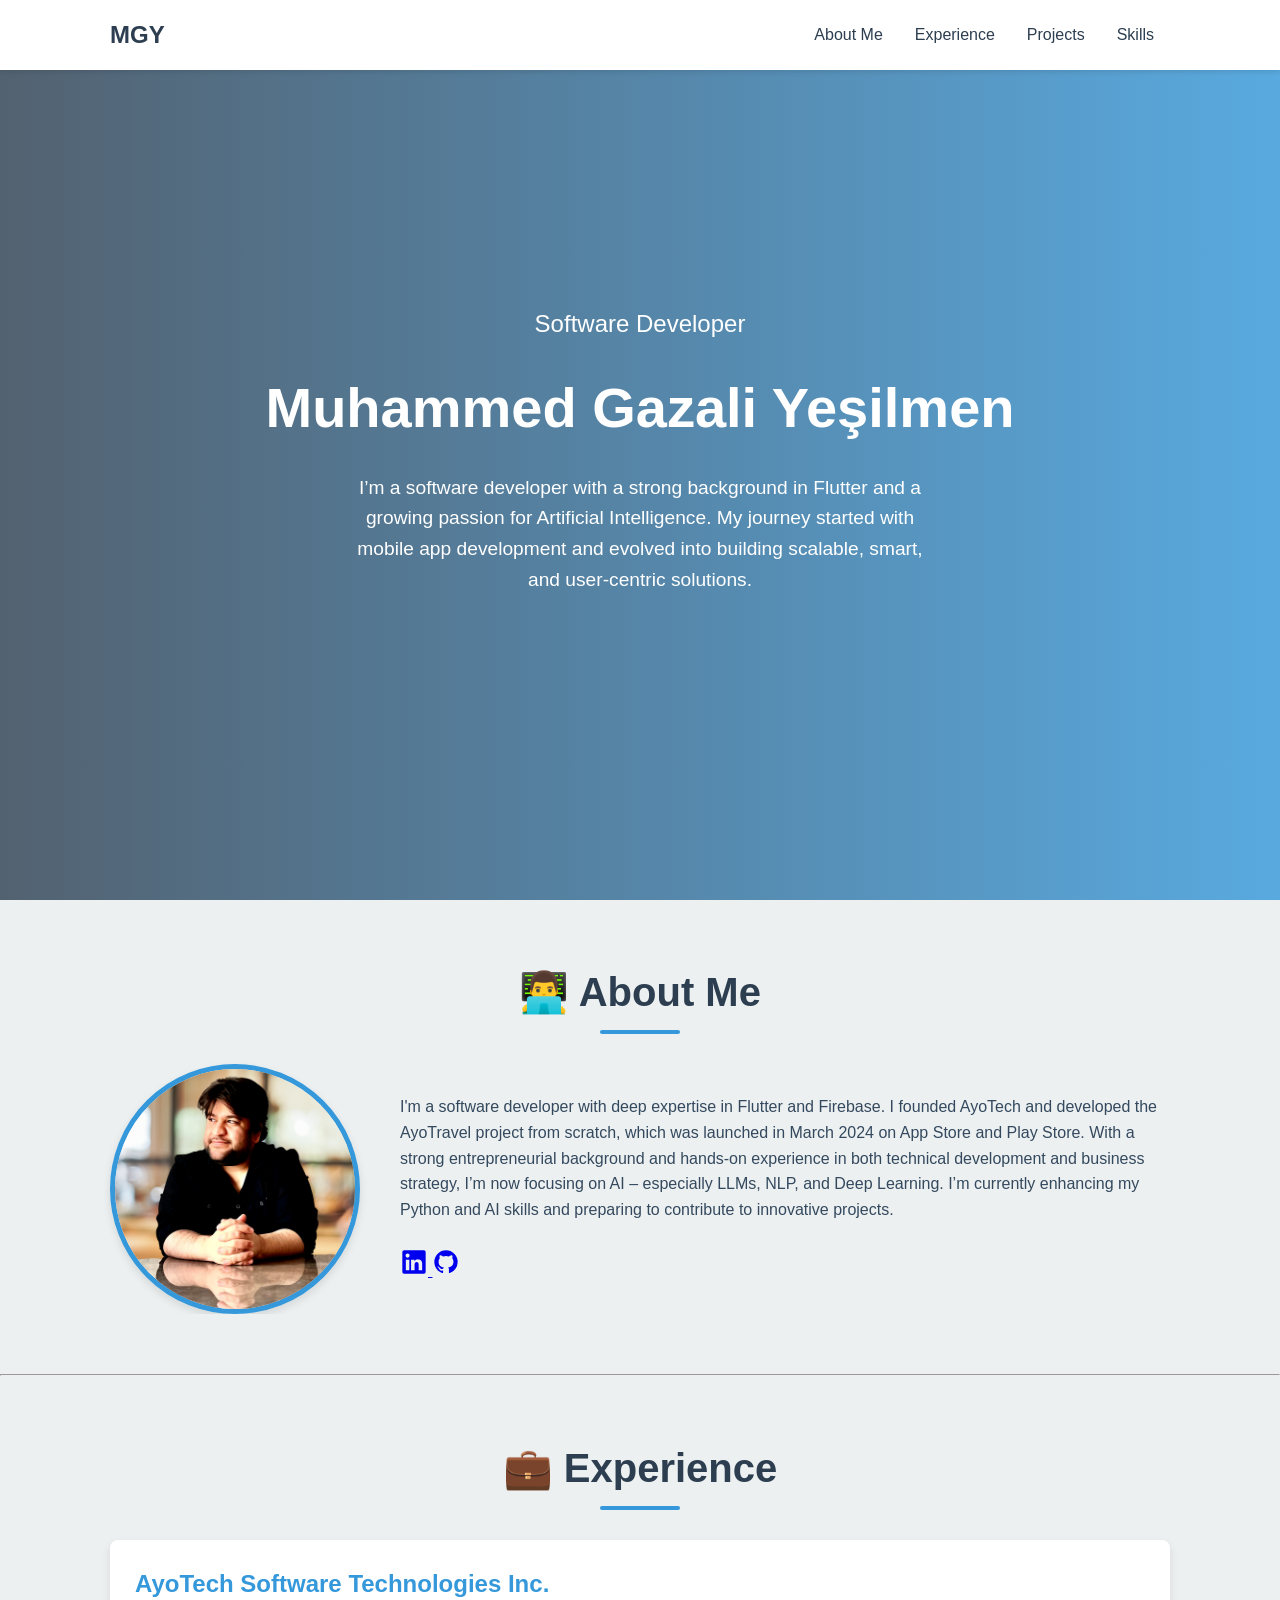
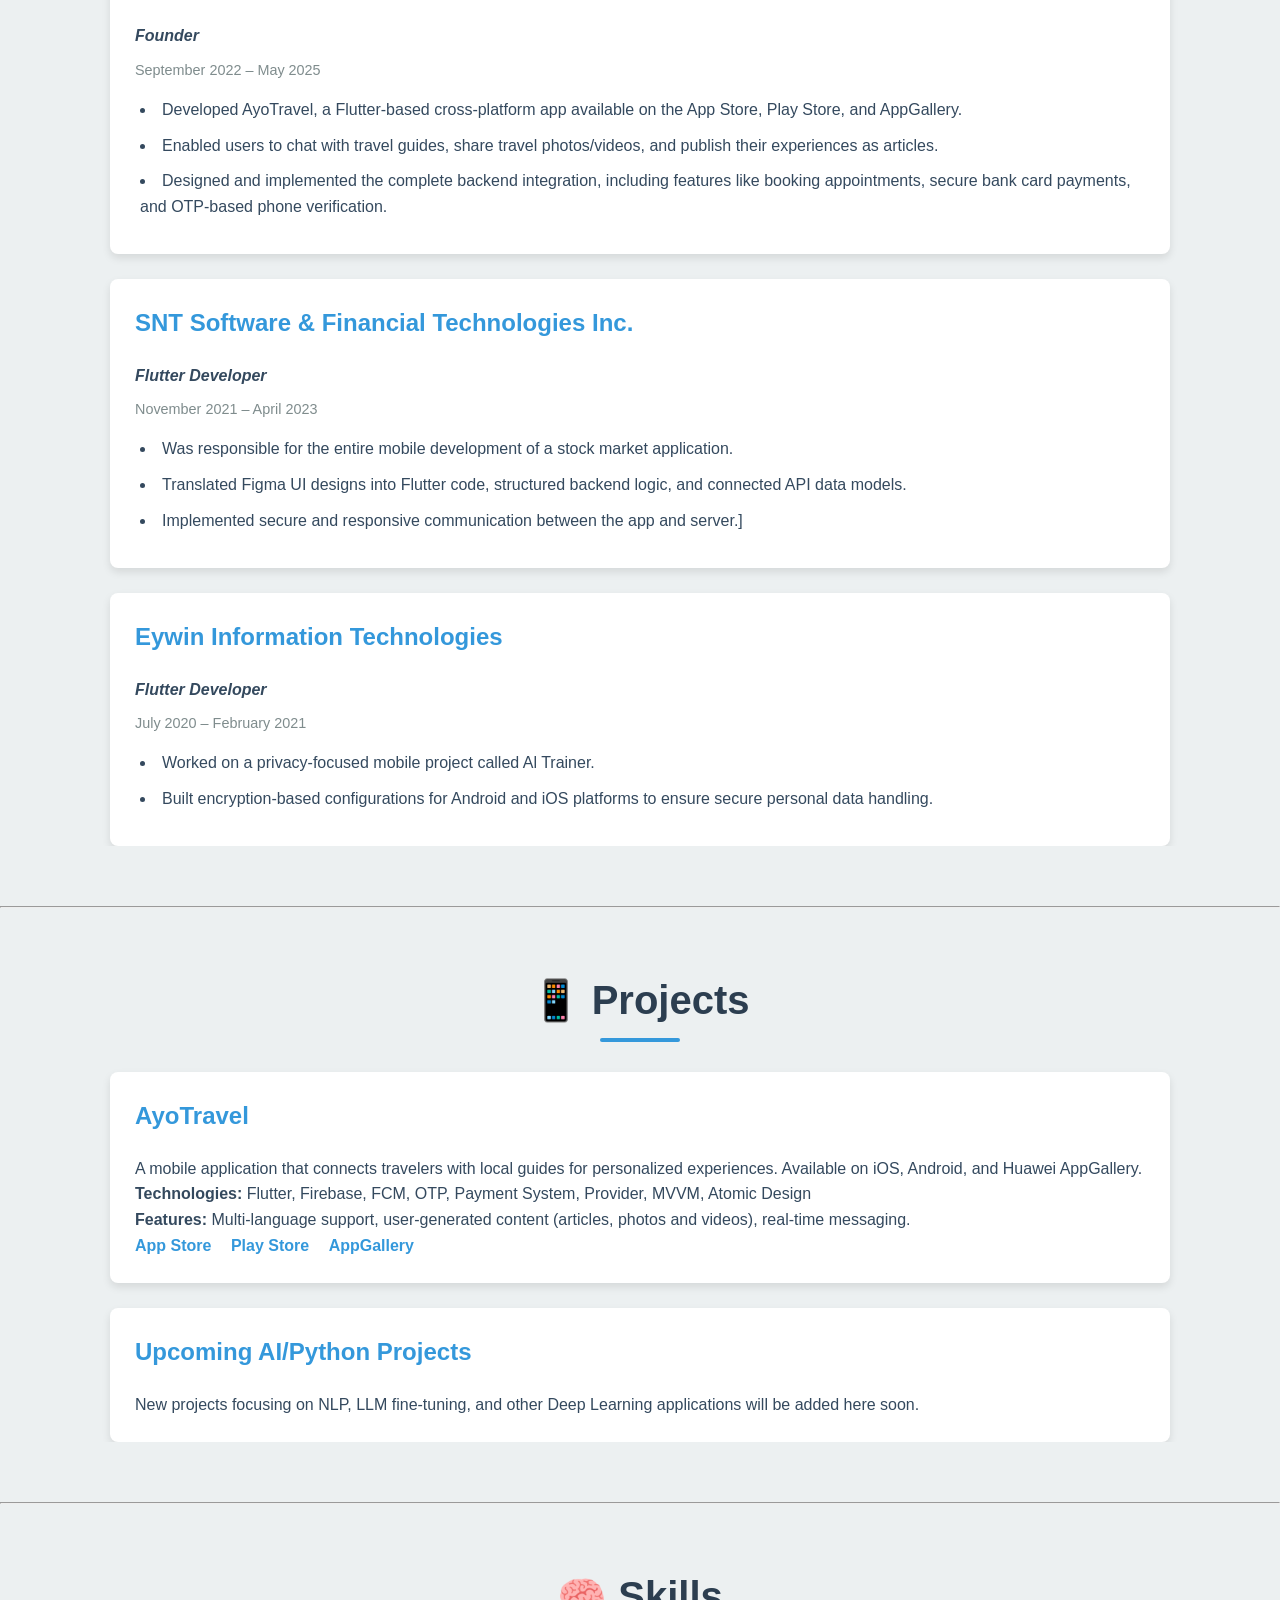
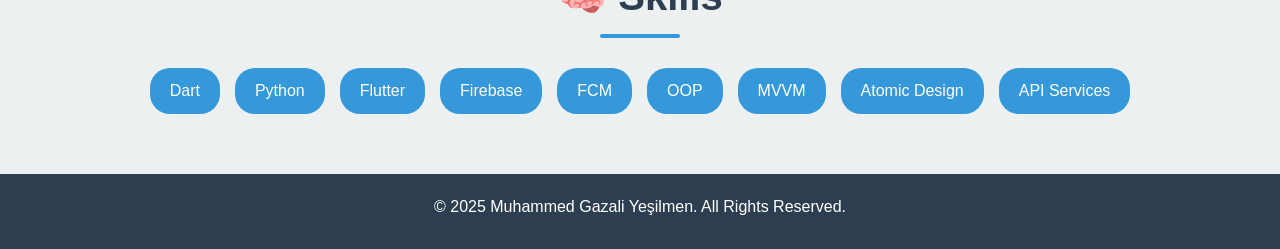
<file: homepage.html>
<!DOCTYPE html>
<html lang="en">
<head>
    <meta charset="UTF-8">
    <meta name="viewport" content="width=device-width, initial-scale=1.0">
    <title>Muhammed Gazali Yeşilmen - Software Developer</title>
    <style>
        /* General Styles */
        :root {
            --primary-color: #2c3e50;
            --secondary-color: #3498db;
            --background-color: #ecf0f1;
            --text-color: #34495e;
            --card-bg-color: #ffffff;
            --shadow: 0 4px 8px rgba(0,0,0,0.1);
        }

        * {
            margin: 0;
            padding: 0;
            box-sizing: border-box;
            scroll-behavior: smooth;
        }

        body {
            font-family: -apple-system, BlinkMacSystemFont, 'Segoe UI', Roboto, Helvetica, Arial, sans-serif;
            background-color: var(--background-color);
            color: var(--text-color);
            line-height: 1.6;
        }

        .container {
            max-width: 1100px;
            margin: auto;
            padding: 0 20px;
            overflow: hidden;
        }

        h1, h2, h3 {
            color: var(--primary-color);
            margin-bottom: 20px;
        }
        
        h2 {
            text-align: center;
            font-size: 2.5rem;
            margin-bottom: 40px;
            position: relative;
        }

        h2::after {
            content: '';
            position: absolute;
            bottom: -10px;
            left: 50%;
            transform: translateX(-50%);
            width: 80px;
            height: 4px;
            background: var(--secondary-color);
            border-radius: 2px;
        }

        section {
            padding: 60px 0;
        }

        /* Header & Navigation */
        .navbar {
            background: var(--card-bg-color);
            color: var(--primary-color);
            padding: 1rem 0;
            position: fixed;
            width: 100%;
            top: 0;
            z-index: 1000;
            box-shadow: 0 2px 5px rgba(0,0,0,0.1);
            transition: top 0.3s;
        }

        .navbar .container {
            display: flex;
            justify-content: space-between;
            align-items: center;
        }

        .navbar .logo {
            font-size: 1.5rem;
            font-weight: bold;
            color: var(--primary-color);
            text-decoration: none;
        }

        .navbar ul {
            display: flex;
            list-style: none;
        }

        .navbar ul li a {
            color: var(--primary-color);
            padding: 0.5rem 1rem;
            text-decoration: none;
            font-weight: 500;
            transition: color 0.3s ease;
        }

        .navbar ul li a:hover {
            color: var(--secondary-color);
        }

        /* Hero Section */
        #hero {
            background: linear-gradient(to right, rgba(44, 62, 80, 0.8), rgba(52, 152, 219, 0.8)), url('https://images.unsplash.com/photo-1555066931-4365d14bab8c?q=80&w=2070&auto=format&fit=crop') center center/cover no-repeat;
            height: 100vh;
            color: #fff;
            display: flex;
            justify-content: center;
            align-items: center;
            text-align: center;
            padding-top: 60px; /* Offset for fixed navbar */
        }
        
        #hero .hero-content {
            max-width: 800px;
        }

        #hero h1 {
            font-size: 3.5rem;
            color: #fff;
        }

        #hero p.lead {
            font-size: 1.5rem;
            margin-bottom: 20px;
            font-weight: 300;
        }
        
        #hero p.subtitle {
            font-size: 1.2rem;
            max-width: 600px;
            margin: 20px auto 0;
        }

        /* About Section */
        #about .about-content {
            display: flex;
            align-items: center;
            gap: 40px;
        }
        
        #about .profile-img {
            width: 250px;
            height: 250px;
            border-radius: 50%;
            object-fit: cover;
            border: 5px solid var(--secondary-color);
            box-shadow: var(--shadow);
        }

        #about .about-text {
            flex: 1;
        }

        /* Experience & Projects Section */
        .card-container {
            display: grid;
            grid-template-columns: 1fr;
            gap: 25px;
        }

        .card {
            background: var(--card-bg-color);
            padding: 25px;
            border-radius: 8px;
            box-shadow: var(--shadow);
            transition: transform 0.3s, box-shadow 0.3s;
        }

        .card:hover {
            transform: translateY(-5px);
            box-shadow: 0 8px 16px rgba(0,0,0,0.15);
        }

        .card h3 {
            font-size: 1.5rem;
            color: var(--secondary-color);
        }
        
        .card .job-title {
            font-weight: bold;
            font-style: italic;
            margin-bottom: 10px;
        }

        .card .date {
            color: #7f8c8d;
            font-size: 0.9rem;
            margin-bottom: 15px;
        }
        
        .card ul {
            list-style-position: inside;
            padding-left: 5px;
        }
        
        .card ul li {
            margin-bottom: 10px;
        }

        .project-links a {
            text-decoration: none;
            color: var(--secondary-color);
            font-weight: bold;
            margin-right: 15px;
            transition: color 0.3s;
        }
        
        .project-links a:hover {
            text-decoration: underline;
        }

        /* Skills Section */
        #skills .skills-container {
            display: flex;
            flex-wrap: wrap;
            gap: 15px;
            justify-content: center;
        }

        .skill-badge {
            background: var(--secondary-color);
            color: #fff;
            padding: 10px 20px;
            border-radius: 20px;
            font-size: 1rem;
            font-weight: 500;
        }

        /* Footer */
        footer {
            background: var(--primary-color);
            color: #fff;
            text-align: center;
            padding: 20px 0;
        }
        
        /* Responsive Design */
        @media (max-width: 768px) {
            h1 {
                font-size: 2.5rem;
            }

            h2 {
                font-size: 2rem;
            }

            .navbar .container {
                flex-direction: column;
            }
            .navbar ul {
                margin-top: 10px;
            }

            #about .about-content {
                flex-direction: column;
                text-align: center;
            }
        }

    </style>
</head>
<body>

    <nav class="navbar">
        <div class="container">
            <a href="#hero" class="logo">MGY</a>
            <ul>
                <li><a href="#about">About Me</a></li>
                <li><a href="#experience">Experience</a></li>
                <li><a href="#projects">Projects</a></li>
                <li><a href="#skills">Skills</a></li>
            </ul>
        </div>
    </nav>

    <section id="hero">
        <div class="hero-content">
            <p class="lead">Software Developer</p>
            <h1>Muhammed Gazali Yeşilmen</h1>
            <p class="subtitle">
                I’m a software developer with a strong background in Flutter and a growing passion for Artificial Intelligence. My journey started with mobile app development and evolved into building scalable, smart, and user-centric solutions.
            </p>
        </div>
    </section>

    <section id="about">
        <div class="container">
            <h2>👨‍💻 About Me</h2>
            <div class="about-content">
                <img src="images/profile.png" alt="Muhammed Gazali Yeşilmen" class="profile-img">
                <div class="about-text">
                    <p>
                        I'm a software developer with deep expertise in Flutter and Firebase. I founded AyoTech and developed the AyoTravel project from scratch, which was launched in March 2024 on App Store and Play Store. With a strong entrepreneurial background and hands-on experience in both technical development and business strategy, I’m now focusing on AI – especially LLMs, NLP, and Deep Learning. I’m currently enhancing my Python and AI skills and preparing to contribute to innovative projects.
                    </p>
                </br>
            <a href="https://www.linkedin.com/in/muhammedyesilmen/" target="_blank" title="LinkedIn">
                <svg xmlns="http://www.w3.org/2000/svg" viewBox="0 0 24 24" fill="currentColor" width="28" height="28">
                    <path d="M20.5 2h-17A1.5 1.5 0 0 0 2 3.5v17A1.5 1.5 0 0 0 3.5 22h17a1.5 1.5 0 0 0 1.5-1.5v-17A1.5 1.5 0 0 0 20.5 2zM8 19H5v-9h3zM6.5 8.25A1.75 1.75 0 1 1 8.25 6.5 1.75 1.75 0 0 1 6.5 8.25zM19 19h-3v-4.75c0-1.4-.5-2.25-1.75-2.25S12.5 13.1 12.5 14.25V19h-3v-9h2.9v1.3a3.1 3.1 0 0 1 2.8-1.55C18.4 9.75 19 11.4 19 13.5z"></path>
                </svg>
            </a>
            <a href="https://github.com/mgy-programmer" target="_blank" title="GitHub">
                <svg xmlns="http://www.w3.org/2000/svg" viewBox="0 0 24 24" fill="currentColor" width="28" height="28">
                    <path d="M12 2A10 10 0 0 0 2 12c0 4.42 2.87 8.17 6.84 9.5.5.09.68-.22.68-.48v-1.7c-2.78.6-3.37-1.34-3.37-1.34-.45-1.15-1.11-1.46-1.11-1.46-.91-.62.07-.6.07-.6 1 .07 1.53 1.03 1.53 1.03.89 1.53 2.34 1.09 2.91.83.09-.65.35-1.09.63-1.34-2.22-.25-4.55-1.11-4.55-4.95 0-1.1.39-1.99 1.03-2.69a3.6 3.6 0 0 1 .1-2.64s.84-.27 2.75 1.02a9.58 9.58 0 0 1 5 0c1.91-1.29 2.75-1.02 2.75-1.02.55 1.37.2 2.4.1 2.64.64.7 1.03 1.6 1.03 2.69 0 3.85-2.34 4.7-4.57 4.95.36.31.68.92.68 1.85v2.72c0 .27.18.58.69.48A10 10 0 0 0 22 12 10 10 0 0 0 12 2z"></path>
                </svg>
            </a>
                </div>
            </div>
        </div>
    </section>

    <hr/>

    <section id="experience">
        <div class="container">
            <h2>💼 Experience</h2>
            <div class="card-container">
                <div class="card">
                    <h3>AyoTech Software Technologies Inc.</h3>
                    <p class="job-title">Founder</p>
                    <p class="date">September 2022 – May 2025</p>
                    <ul>
                        <li>Developed AyoTravel, a Flutter-based cross-platform app available on the App Store, Play Store, and AppGallery.</li>
                        <li>Enabled users to chat with travel guides, share travel photos/videos, and publish their experiences as articles. </li>
                        <li>Designed and implemented the complete backend integration, including features like booking appointments, secure bank card payments, and OTP-based phone verification.</li>
                    </ul>
                </div>
                <div class="card">
                    <h3>SNT Software & Financial Technologies Inc.</h3>
                    <p class="job-title">Flutter Developer</p>
                    <p class="date">November 2021 – April 2023</p>
                     <ul>
                        <li>Was responsible for the entire mobile development of a stock market application.</li>
                        <li>Translated Figma UI designs into Flutter code, structured backend logic, and connected API data models.</li>
                        <li>Implemented secure and responsive communication between the app and server.]</li>
                    </ul>
                </div>
                <div class="card">
                    <h3>Eywin Information Technologies</h3>
                    <p class="job-title">Flutter Developer</p>
                    <p class="date">July 2020 – February 2021</p>
                    <ul>
                        <li>Worked on a privacy-focused mobile project called Al Trainer.</li>
                        <li>Built encryption-based configurations for Android and iOS platforms to ensure secure personal data handling.</li>
                    </ul>
                </div>
            </div>
        </div>
    </section>
    <hr/>

    <section id="projects">
        <div class="container">
            <h2>📱 Projects</h2>
            <div class="card-container">
                <div class="card">
                    <h3>AyoTravel</h3>
                    <p>
                        A mobile application that connects travelers with local guides for personalized experiences. Available on iOS, Android, and Huawei AppGallery.
                    </p>
                    <p><strong>Technologies:</strong> Flutter, Firebase, FCM, OTP, Payment System, Provider, MVVM, Atomic Design</p>
                    <p><strong>Features:</strong> Multi-language support, user-generated content (articles, photos and videos), real-time messaging.</p>
                    <div class="project-links">
                        <a href="https://apps.apple.com/us/app/ayotravel/id6475484468" target="_blank">App Store</a>
                        <a href="https://play.google.com/store/apps/details?id=com.ayotravel" target="_blank">Play Store</a>
                        <a href="https://appgallery.huawei.com/app/C104839325" target="_blank">AppGallery</a>
                    </div>
                </div>
                 <div class="card">
                    <h3>Upcoming AI/Python Projects</h3>
                    <p>
                        New projects focusing on NLP, LLM fine-tuning, and other Deep Learning applications will be added here soon.
                    </p>
                </div>
            </div>
        </div>
    </section>

    <hr/>

    <section id="skills">
        <div class="container">
            <h2>🧠 Skills</h2>
            <div class="skills-container">
                <span class="skill-badge">Dart</span>
                <span class="skill-badge">Python</span>
                <span class="skill-badge">Flutter</span>
                <span class="skill-badge">Firebase</span>
                <span class="skill-badge">FCM</span>
                <span class="skill-badge">OOP</span>
                <span class="skill-badge">MVVM</span>
                <span class="skill-badge">Atomic Design</span>
                <span class="skill-badge">API Services</span>
            </div>
        </div>
    </section>

    <footer>
    <div class="container">
        <p>&copy; 2025 Muhammed Gazali Yeşilmen. All Rights Reserved.</p>
        <p style="font-size: 0.8rem; margin-top: 10px; color: #bdc3c7;">
        </p>
    </div>
</footer>

    <script>
        // Simple script for navbar hide/show on scroll
        let lastScrollTop = 0;
        const navbar = document.querySelector('.navbar');

        window.addEventListener('scroll', function() {
            let scrollTop = window.pageYOffset || document.documentElement.scrollTop;
            if (scrollTop > lastScrollTop) {
                // Downscroll
                navbar.style.top = '-80px'; // Adjust this value based on navbar height
            } else {
                // Upscroll
                navbar.style.top = '0';
            }
            lastScrollTop = scrollTop <= 0 ? 0 : scrollTop; 
        });
    </script>

</body>
</html>
</file>
<file: assets/css/styles.css>
:root {
  color-scheme: light;
  --bg: #f5f3ed;
  --surface: #fcfbf7;
  --ink: #20231f;
  --muted: #62665e;
  --accent: #46594b;
  --line: #d8d9cf;
  --dark: #17221c;
  --dark-ink: #f5f3ed;
  --dark-muted: #bdc9bf;
  --dark-line: #405247;
  --focus: #81521d;
  --shell: 1200px;
  --gutter: clamp(20px, 4.4vw, 64px);
  --header: 84px;
  --font: Inter, ui-sans-serif, -apple-system, BlinkMacSystemFont, "Segoe UI", Roboto, Helvetica, Arial, sans-serif;
  --mono: "SFMono-Regular", Consolas, "Liberation Mono", Menlo, monospace;
}

/* Base: essential content and navigation work without JavaScript. */
*, *::before, *::after { box-sizing: border-box; }
[hidden] { display: none !important; }
html {
  scroll-behavior: smooth;
  scroll-padding-top: calc(var(--header) + 20px);
  background: var(--bg);
  color: var(--ink);
  -webkit-text-size-adjust: 100%;
  text-size-adjust: 100%;
}
body {
  margin: 0;
  font-family: var(--font);
  font-size: 17px;
  line-height: 1.65;
  -webkit-font-smoothing: antialiased;
  overflow-wrap: break-word;
}
html.menu-open, .menu-open body { overflow: hidden; }
img { display: block; max-width: 100%; height: auto; }
picture { display: block; }
a { color: inherit; }
button { font: inherit; }
button, a { -webkit-tap-highlight-color: transparent; }
h1, h2, h3, p, figure, dl, dd { margin: 0; }
h1, h2, h3 { text-wrap: balance; }
p { text-wrap: pretty; }
:focus-visible { outline: 3px solid var(--focus); outline-offset: 5px; }
/* Fragment targets receive focus for reading order, without outlining a whole section. */
main:focus-visible, section[tabindex="-1"]:focus-visible { outline: none; }
.feature :focus-visible, .contact :focus-visible { outline-color: #e6c893; }
::selection { color: var(--surface); background: var(--accent); }
.shell { width: min(var(--shell), calc(100% - var(--gutter) * 2)); margin-inline: auto; }
.section { padding-block: clamp(64px, 7.2vw, 104px); }
.eyebrow {
  color: var(--muted);
  font-family: var(--mono);
  font-size: 0.75rem;
  font-weight: 500;
  line-height: 1.65;
  letter-spacing: 0.065em;
  text-transform: uppercase;
}
.skip-link {
  position: fixed;
  inset: 12px auto auto 12px;
  z-index: 100;
  padding: 10px 16px;
  color: #fff;
  background: var(--accent);
  transform: translateY(-180%);
}
.skip-link:focus { transform: translateY(0); }

/* Header */
.site-header { position: sticky; top: 0; z-index: 20; border-bottom: 1px solid var(--line); background: var(--bg); }
.header-inner { min-height: var(--header); display: flex; align-items: center; justify-content: space-between; gap: 24px; }
.brand { min-height: 44px; display: inline-flex; align-items: center; gap: 12px; text-decoration: none; }
.brand-mark {
  display: grid;
  width: 38px;
  height: 38px;
  flex-shrink: 0;
  place-items: center;
  border: 1px solid var(--accent);
  font-family: var(--mono);
  font-size: 0.75rem;
  letter-spacing: -0.04em;
}
.brand-name { font-size: 0.875rem; font-weight: 650; line-height: 1.35; }
.header-navigation { display: flex; align-items: center; gap: 32px; }
.primary-nav, .language-switch { display: flex; align-items: center; gap: 24px; }
.primary-nav a, .language-switch a {
  display: inline-flex;
  min-height: 44px;
  align-items: center;
  color: var(--muted);
  font-size: 0.8125rem;
  font-weight: 600;
  text-decoration: none;
}
.primary-nav a:hover, .language-switch a:hover { color: var(--accent); text-decoration: underline; text-underline-offset: 5px; }
.language-switch { gap: 4px; }
.language-switch a { min-width: 32px; justify-content: center; }
.language-switch a[aria-current] { color: var(--ink); text-decoration: underline; text-underline-offset: 5px; }
.menu-toggle, .menu-close {
  min-height: 44px;
  border: 0;
  padding: 0 4px;
  color: var(--ink);
  background: transparent;
  font-weight: 600;
  cursor: pointer;
}
.menu-toggle { display: none; align-items: center; gap: 12px; font-size: 0.875rem; }
.menu-toggle svg { width: 22px; height: 16px; }

/* Native top-layer modal, deliberately outside the sticky header. */
.menu-dialog {
  position: fixed;
  inset: 0;
  width: 100%;
  height: 100%;
  height: 100dvh;
  max-width: none;
  max-height: none;
  margin: 0;
  padding: 0;
  border: 0;
  overflow: hidden;
  color: var(--ink);
  background: transparent;
}
.menu-dialog:not([open]) { display: none; }
.menu-dialog::backdrop { background: rgb(16 27 20 / 65%); }
.menu-panel {
  width: min(460px, 100%);
  height: 100%;
  margin-left: auto;
  padding: 0 28px 32px;
  overflow-y: auto;
  overscroll-behavior: contain;
  background: var(--bg);
}
.menu-head {
  position: sticky;
  top: 0;
  z-index: 1;
  min-height: 84px;
  display: flex;
  align-items: center;
  justify-content: space-between;
  gap: 24px;
  border-bottom: 1px solid var(--line);
  background: var(--bg);
}
.menu-head h2 { font-size: 1rem; font-weight: 600; }
.mobile-nav { display: grid; margin-top: 20px; }
.mobile-nav a {
  min-height: 72px;
  display: flex;
  align-items: center;
  gap: 20px;
  border-bottom: 1px solid var(--line);
  font-size: 1.75rem;
  font-weight: 500;
  letter-spacing: -0.04em;
  text-decoration: none;
}
.mobile-nav a span { color: var(--muted); font-family: var(--mono); font-size: 0.75rem; letter-spacing: 0; }
.mobile-nav a:hover { color: var(--accent); }
.menu-panel .language-switch { gap: 16px; margin-top: 28px; }
.menu-panel .language-switch a { min-width: 84px; border: 1px solid var(--line); padding-inline: 12px; }

/* Founder introduction */
.hero { padding-block: clamp(48px, 6.3vw, 90px) clamp(56px, 6.6vw, 96px); }
.hero-grid { display: grid; grid-template-columns: minmax(0, 1.5fr) minmax(0, 1fr); align-items: center; gap: clamp(48px, 6vw, 88px); }
.hero .eyebrow { color: var(--accent); margin-bottom: 24px; }
.hero h1 { font-size: clamp(3.5rem, 5.9vw, 5.2rem); font-weight: 550; letter-spacing: -0.04em; line-height: 1.04; }
.hero h1 span { display: block; }
.hero-intro { max-width: 52ch; margin-top: 28px; color: var(--muted); font-size: clamp(1.0625rem, 1.4vw, 1.1875rem); line-height: 1.65; }
.hero-intro a { color: var(--ink); font-weight: 600; text-decoration-thickness: 1px; text-underline-offset: 4px; }
.actions { display: flex; align-items: center; flex-wrap: wrap; gap: 16px 26px; margin-top: 32px; }
.button {
  min-height: 48px;
  display: inline-flex;
  align-items: center;
  justify-content: center;
  gap: 18px;
  padding: 12px 20px;
  border: 1px solid var(--accent);
  color: #fff;
  background: var(--accent);
  font-size: 0.875rem;
  font-weight: 600;
  line-height: 1.4;
  text-decoration: none;
  border-radius: 2px;
  transition: background 160ms ease, border-color 160ms ease;
}
.button:hover { border-color: var(--ink); background: var(--ink); }
.text-link { min-height: 44px; display: inline-flex; align-items: center; gap: 12px; font-size: 0.875rem; font-weight: 600; text-underline-offset: 5px; text-decoration-thickness: 1px; }
.text-link:hover { color: var(--accent); }
.portrait { width: 100%; max-width: 400px; justify-self: end; }
.portrait picture { padding: 8px; border: 1px solid var(--line); background: #efede5; box-shadow: 0 12px 32px rgb(32 35 31 / 5%); }
.portrait img { width: 100%; aspect-ratio: 1; object-fit: cover; }
.portrait figcaption { display: flex; justify-content: space-between; align-items: center; gap: 12px; margin-top: 16px; color: var(--muted); font-size: 0.75rem; }
.portrait figcaption strong { color: var(--accent); font-weight: 600; }
.caption-mark { display: inline-block; width: 6px; height: 6px; margin-right: 7px; border-radius: 50%; background: var(--accent); }

/* Flagship: intentionally distinct from the other work. */
.feature { color: var(--dark-ink); background: var(--dark); }
.feature .eyebrow { color: var(--dark-muted); }
.feature-topline { display: flex; justify-content: space-between; flex-wrap: wrap; gap: 8px 24px; padding-bottom: 26px; border-bottom: 1px solid var(--dark-line); }
.feature-grid { display: grid; grid-template-columns: minmax(0, 0.85fr) minmax(0, 1.15fr); grid-template-areas: "heading visual" "copy visual"; grid-template-rows: auto 1fr; gap: 30px clamp(36px, 4vw, 64px); padding-top: 48px; align-items: start; }
.feature-heading { grid-area: heading; }
.feature h2 { font-size: clamp(2.75rem, 4.4vw, 3.8rem); font-weight: 500; line-height: 1.05; letter-spacing: -0.045em; }
.feature-deck { max-width: 23ch; margin-top: 22px; font-size: clamp(1.45rem, 2.15vw, 1.875rem); line-height: 1.3; letter-spacing: -0.025em; }
.feature-copy { grid-area: copy; max-width: 51ch; color: var(--dark-muted); font-size: 1rem; }
.feature-copy p + p { margin-top: 16px; }
.feature-copy .text-link { margin-top: 22px; color: var(--dark-ink); }
.feature-copy .text-link:hover { color: #e6c893; }
.product-figure { grid-area: visual; min-width: 0; }
.product-panel { display: block; padding: 10px 10px 0; border: 1px solid var(--dark-line); border-radius: 6px; background: #090d0b; box-shadow: 0 24px 64px rgb(0 0 0 / 24%); text-decoration: none; transition: border-color 160ms ease; }
.product-panel:hover { border-color: #899b8d; }
.product-figure picture { overflow: hidden; border-radius: 2px; background: #050706; }
.product-figure img { width: 100%; }
.product-image-hint { min-height: 48px; display: flex; justify-content: space-between; align-items: center; gap: 16px; padding-inline: 8px; color: var(--dark-ink); font-size: 0.75rem; font-weight: 600; }
.product-image-hint > span { font-size: 1.125rem; font-weight: 400; }
.product-figure figcaption { max-width: 60ch; margin: 18px 2px 0; color: var(--dark-muted); font-size: 0.8125rem; line-height: 1.6; }

/* Secondary and previous ventures: a quieter editorial pair. */
.other-work { display: grid; grid-template-columns: repeat(2, minmax(0, 1fr)); gap: clamp(36px, 5.2vw, 76px); padding-block: clamp(64px, 7.2vw, 104px); }
.venture { min-width: 0; display: flex; flex-direction: column; }
.venture h2 { margin-top: 18px; font-size: clamp(2rem, 3.5vw, 3rem); font-weight: 550; line-height: 1.1; letter-spacing: -0.04em; }
.venture-deck { margin-top: 16px; font-size: 1.25rem; line-height: 1.45; letter-spacing: -0.015em; }
.venture-description { margin-top: 16px; color: var(--muted); }
.venture-note { margin-top: 18px; margin-bottom: 24px; padding-left: 14px; border-left: 2px solid var(--accent); color: var(--muted); font-size: 0.8125rem; line-height: 1.6; }
.venture .text-link { align-self: start; margin-bottom: 28px; }
.venture-media { aspect-ratio: 16 / 11; margin-top: auto; padding: clamp(16px, 2vw, 28px); border: 1px solid var(--line); border-radius: 4px; background: #e7ede7; overflow: hidden; box-shadow: 0 8px 24px rgb(32 35 31 / 4%); }
.venture-media picture, .venture-media img { width: 100%; height: 100%; }
.venture-media img { object-fit: contain; }
.venture-media--ayo { background: #e7ede7; }
.venture-media--ayo img { width: auto; max-width: 100%; margin-inline: auto; }
.venture-footnote { margin-top: 16px; color: var(--muted); font-size: 0.8125rem; }

/* Personal narrative and selected experience */
.about { border-block: 1px solid var(--line); background: var(--surface); }
.editorial-grid { display: grid; grid-template-columns: minmax(0, 0.65fr) minmax(0, 1.35fr); gap: clamp(40px, 7vw, 104px); }
.section-heading { font-size: clamp(2rem, 3.6vw, 3.1rem); font-weight: 500; line-height: 1.14; letter-spacing: -0.04em; }
.about h2 { max-width: 21ch; }
.about-copy p { max-width: 65ch; margin-top: 24px; color: var(--muted); }
.about-copy .lead { color: var(--ink); font-size: 1.125rem; }
.experience h2 { margin-top: 18px; max-width: 12ch; }
.timeline { margin: 0; padding: 0; list-style: none; }
.timeline li { display: grid; grid-template-columns: 124px minmax(0, 1fr); gap: 28px; padding-block: 24px; border-top: 1px solid var(--line); }
.timeline li:first-child { padding-top: 0; border-top: 0; }
.timeline time, .timeline .timeline-period { color: var(--muted); font-family: var(--mono); font-size: 0.75rem; line-height: 1.7; }
.timeline h3 { font-size: 1.0625rem; font-weight: 650; line-height: 1.45; letter-spacing: -0.015em; }
.timeline .role { margin-top: 4px; font-size: 0.875rem; line-height: 1.6; }
.timeline .responsibility { margin-top: 8px; color: var(--muted); font-size: 0.875rem; }
.education { display: grid; grid-template-columns: 124px minmax(0, 1fr); gap: 28px; margin-top: 10px; padding-top: 26px; border-top: 1px solid var(--line); }
.education p { font-size: 0.875rem; }
.education span { color: var(--muted); }

/* Contact and footer */
.contact { color: var(--dark-ink); background: var(--dark); }
.contact .eyebrow { color: var(--dark-muted); }
.contact-grid { display: grid; grid-template-columns: minmax(0, 1fr) minmax(0, 1fr); align-items: start; gap: 64px; }
.contact h2 { margin-top: 20px; font-size: clamp(2.8rem, 6vw, 5.4rem); font-weight: 500; line-height: 1.1; letter-spacing: -0.045em; }
.contact-copy p { max-width: 49ch; color: var(--dark-muted); }
.contact-channels { display: grid; margin-top: 32px; }
.contact-primary { justify-content: space-between; padding: 19px 22px; margin-bottom: 14px; }
.contact-link { min-height: 64px; display: grid; grid-template-columns: minmax(0, 1fr) auto auto; align-items: center; gap: 18px; border-bottom: 1px solid var(--dark-line); color: var(--dark-ink); font-size: 0.875rem; font-weight: 600; text-decoration: none; }
.contact-handle { color: var(--dark-muted); font-family: var(--mono); font-size: 0.6875rem; font-weight: 400; }
.contact-link > :last-child { font-size: 1.125rem; font-weight: 400; }
.contact-link:hover > :first-child { text-decoration: underline; text-underline-offset: 5px; }
.contact .button { color: var(--dark); border-color: var(--bg); background: var(--bg); }
.contact .button:hover { border-color: #fff; background: #fff; }
.site-footer { border-top: 1px solid var(--dark-line); color: var(--dark-muted); background: var(--dark); }
.footer-inner { display: flex; flex-wrap: wrap; align-items: center; justify-content: space-between; gap: 12px 28px; padding-block: 26px; font-size: 0.75rem; }
.footer-inner a { min-height: 44px; display: inline-flex; align-items: center; gap: 16px; color: var(--dark-ink); text-decoration: none; font-size: 0.8125rem; }
.footer-inner a:hover { text-decoration: underline; text-underline-offset: 5px; }
.site-footer :focus-visible { outline-color: #e6c893; }

@media (max-width: 1100px) {
  .header-navigation { gap: 20px; }
  .primary-nav { gap: 18px; }
  .hero-grid { gap: 48px; }
  .hero h1 { font-size: clamp(2.8rem, 5.8vw, 4rem); }
  .editorial-grid { grid-template-columns: minmax(0, 0.6fr) minmax(0, 1.4fr); }
  .timeline li { grid-template-columns: 1fr; gap: 8px; }
}

@media (max-width: 980px) {
  .feature-grid { grid-template-columns: 1fr; grid-template-areas: "heading" "visual" "copy"; grid-template-rows: auto; gap: 36px; }
  .feature-heading { max-width: 680px; }
  .feature-copy { max-width: 64ch; }
  .product-figure { width: 100%; max-width: 760px; margin-inline: auto; }
}

@media (max-width: 860px) {
  :root { --header: 72px; }
  .header-inner { flex-wrap: wrap; gap: 0 20px; }
  .site-header:not(.is-enhanced) { position: static; }
  .header-navigation { width: 100%; justify-content: space-between; flex-wrap: wrap; padding-block: 4px 14px; gap: 4px 20px; }
  .primary-nav { flex-wrap: wrap; gap: 0 18px; }
  .site-header.is-enhanced .header-navigation { display: none; }
  .site-header.is-enhanced .menu-toggle { display: inline-flex; }
  .brand { min-height: 72px; }
  .hero-grid { grid-template-columns: minmax(0, 1.25fr) minmax(0, 0.9fr); gap: 32px; }
  .hero h1 { font-size: clamp(2.4rem, 5.7vw, 3rem); }
  .hero-intro { font-size: 1.0625rem; }
  .portrait figcaption { align-items: start; flex-direction: column; gap: 2px; }
  .other-work { gap: 32px; }
  .editorial-grid { grid-template-columns: 1fr; gap: 24px; }
  .experience h2 { max-width: none; }
  .timeline { margin-top: 12px; }
  .timeline li { grid-template-columns: 120px minmax(0, 1fr); gap: 28px; }
  .contact-grid { gap: 36px; }
  .contact-link { grid-template-columns: minmax(0, 1fr) auto; gap: 2px 16px; padding-block: 14px; }
  .contact-handle { grid-column: 1; }
  .contact-link > :last-child { grid-column: 2; grid-row: 1 / 3; }
}

@media (max-width: 620px) {
  body { font-size: 16px; }
  .brand-name { font-size: 0.8125rem; }
  .brand-mark { width: 32px; height: 32px; }
  .brand { gap: 10px; }
  .hero { padding-block: 32px 48px; }
  .hero-grid { grid-template-columns: 1fr; gap: 28px; }
  .hero .eyebrow { margin-bottom: 16px; font-size: 0.75rem; }
  .hero h1 { font-size: clamp(2rem, 9.8vw, 3.5rem); letter-spacing: -0.045em; line-height: 1.08; }
  .hero-intro { max-width: 42ch; margin-top: 20px; font-size: 1rem; line-height: 1.65; }
  .actions { margin-top: 24px; gap: 12px 22px; }
  .portrait { max-width: none; display: grid; grid-template-columns: minmax(0, 160px) minmax(0, 1fr); align-items: end; gap: 22px; }
  .portrait figcaption { margin: 0; padding-bottom: 8px; gap: 8px; line-height: 1.55; }
  .portrait figcaption strong { font-size: 0.875rem; }
  .feature-topline { padding-bottom: 20px; }
  .feature-grid { grid-template-columns: 1fr; gap: 24px; padding-top: 28px; }
  .feature-deck { max-width: 22ch; margin-top: 16px; }
  .feature-copy { font-size: 0.9375rem; }
  .product-panel { padding: 8px 8px 0; }
  .product-figure figcaption { margin-top: 14px; }
  .other-work { grid-template-columns: 1fr; gap: 52px; }
  .venture + .venture { padding-top: 44px; border-top: 1px solid var(--line); }
  .venture h2 { margin-top: 14px; }
  .venture-deck { font-size: 1.1875rem; }
  .about-copy .lead { font-size: 1.0625rem; }
  .about-copy p { margin-top: 20px; }
  .timeline li { grid-template-columns: 1fr; gap: 8px; padding-block: 22px; }
  .education { grid-template-columns: 1fr; gap: 10px; }
  .contact-grid { grid-template-columns: 1fr; gap: 24px; }
  .contact h2 { margin-top: 14px; }
  .contact-channels { margin-top: 28px; }
  .footer-inner { align-items: start; flex-direction: column; padding-block: 22px; }
}

@media (max-width: 380px) {
  .header-inner > .brand .brand-mark { display: none; }
  .header-inner > .brand .brand-name { max-width: 170px; }
  .portrait { grid-template-columns: 140px minmax(0, 1fr); gap: 18px; }
  .actions { gap: 10px 18px; }
  .button { gap: 12px; padding-inline: 16px; }
  .menu-panel { padding-inline: 20px; }
}

@media (max-height: 420px) {
  .menu-head { min-height: 64px; }
  .mobile-nav { margin-top: 8px; }
  .mobile-nav a { min-height: 56px; font-size: 1.5rem; }
  .menu-panel .language-switch { margin-top: 20px; }
}

@media (prefers-reduced-motion: reduce) {
  html { scroll-behavior: auto; }
  *, *::before, *::after { transition: none !important; }
}
</file>
